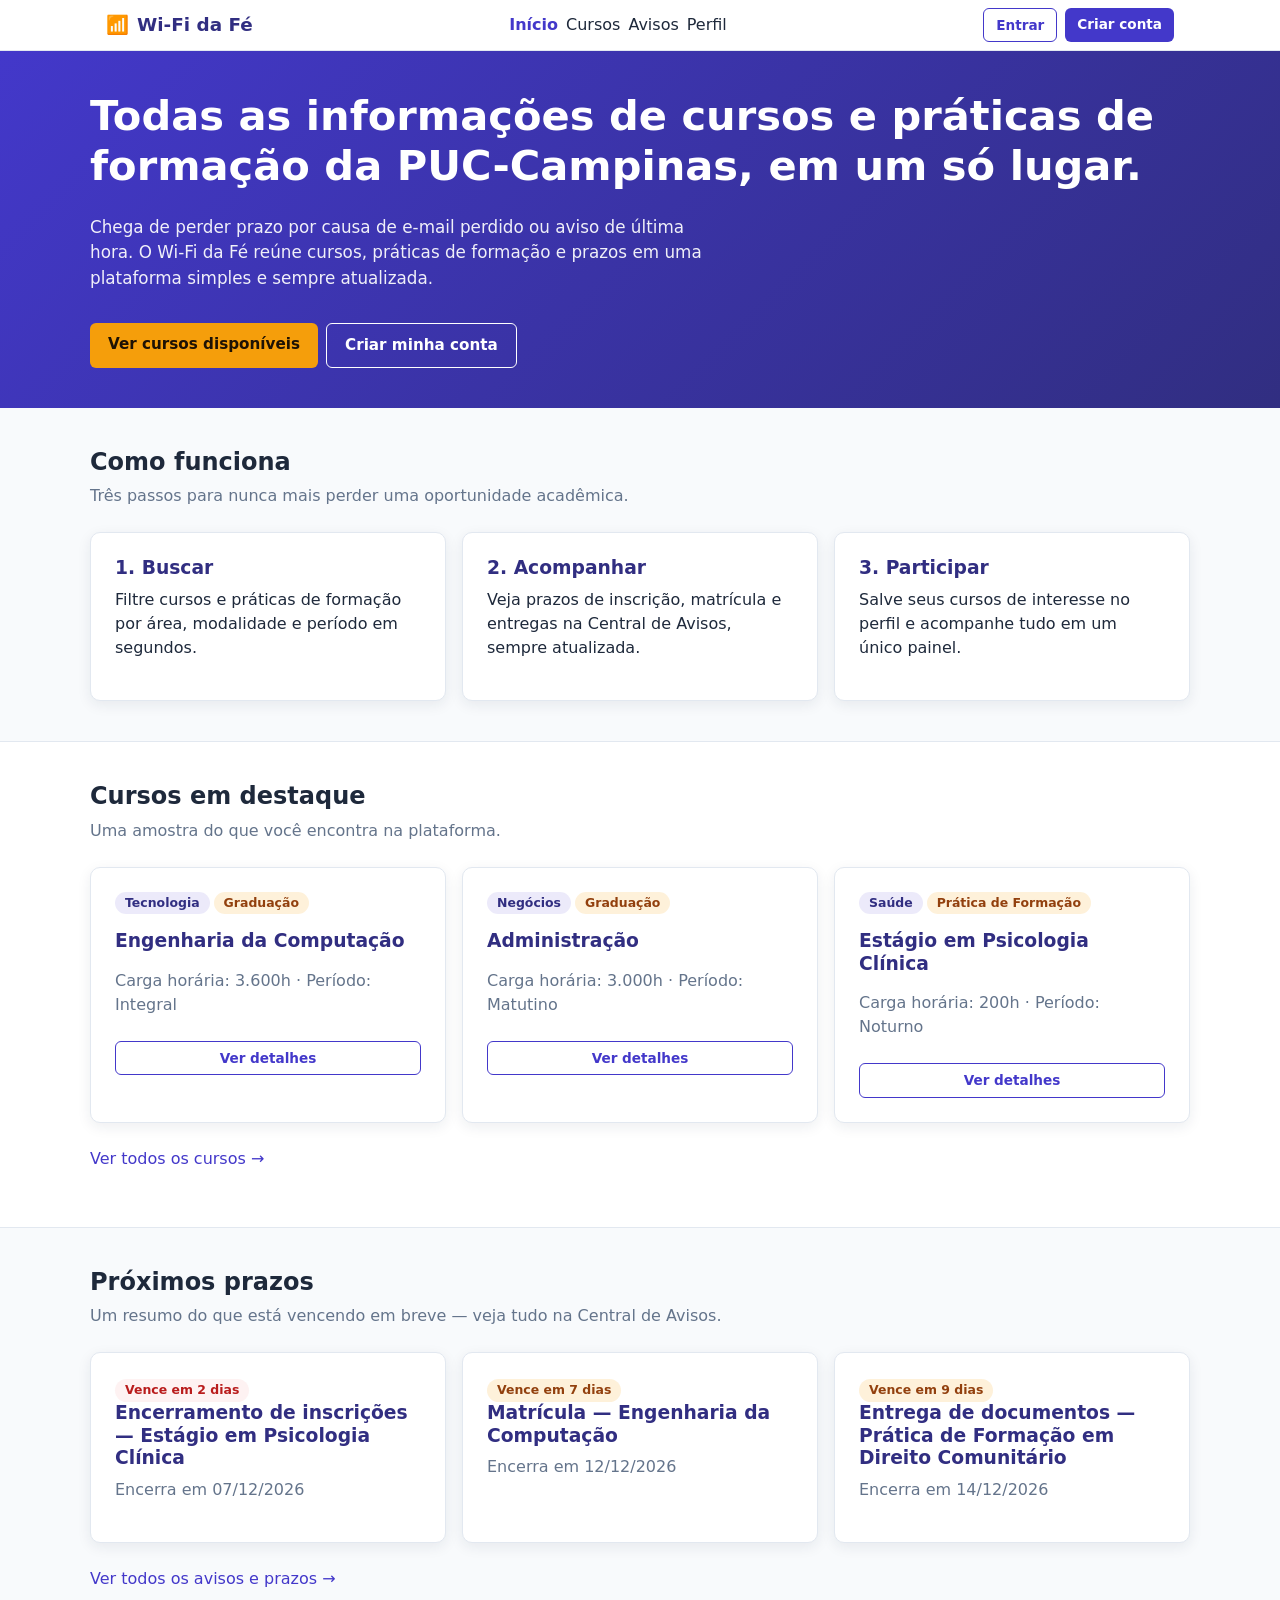
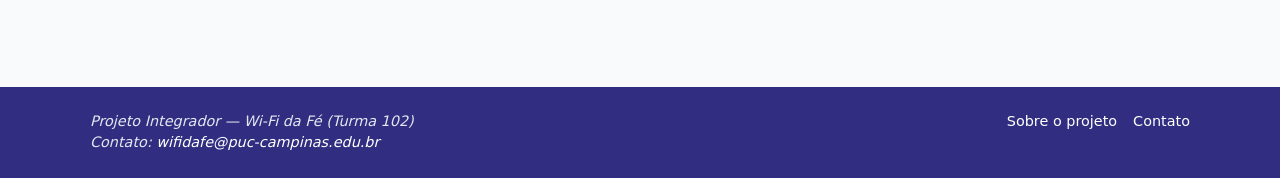
<file: index.html>
<!DOCTYPE html>
<html lang="pt-br">
<head>
  <meta charset="UTF-8">
  <meta http-equiv="refresh" content="0; url=src/pages/index.html">
  <title>Wi-Fi da Fé</title>
  <link rel="canonical" href="src/pages/index.html">
</head>
<body>
  <p>Redirecionando para <a href="src/pages/index.html">a página inicial</a>...</p>
</body>
</html>
</file>
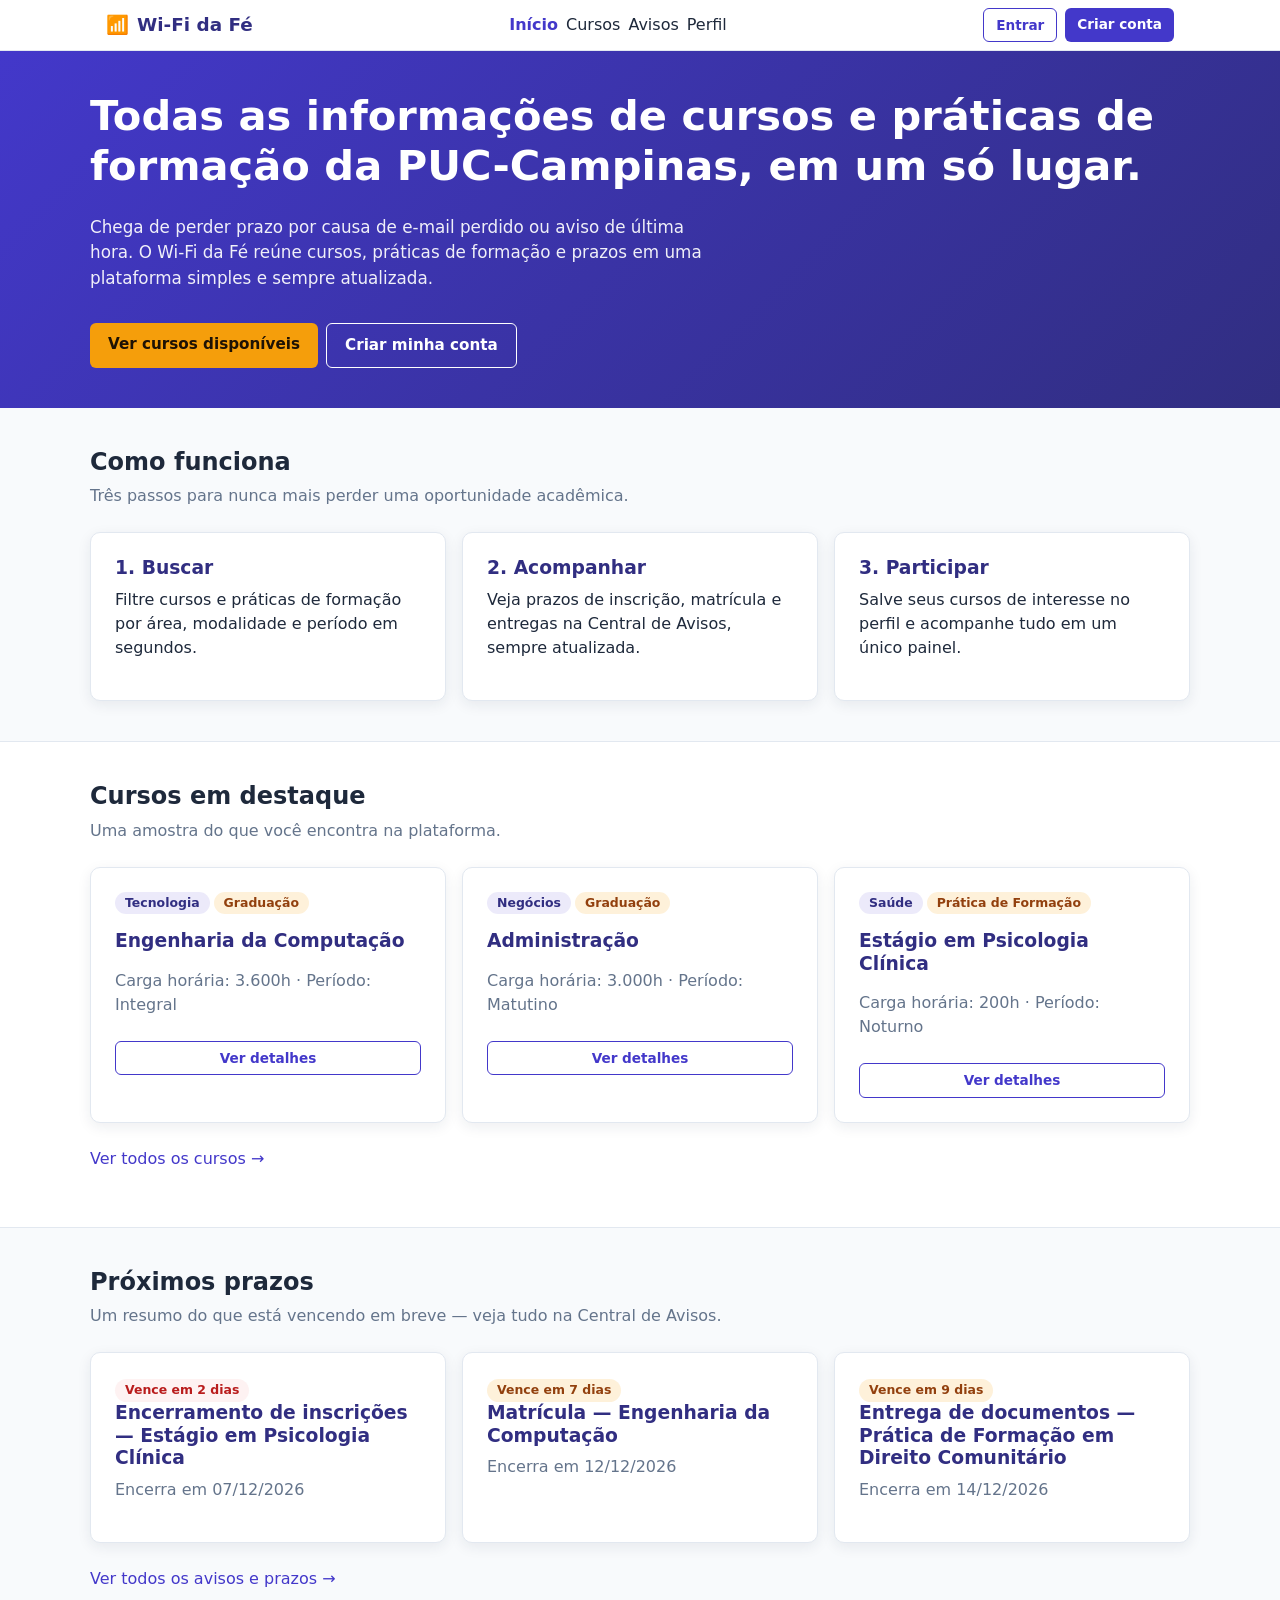
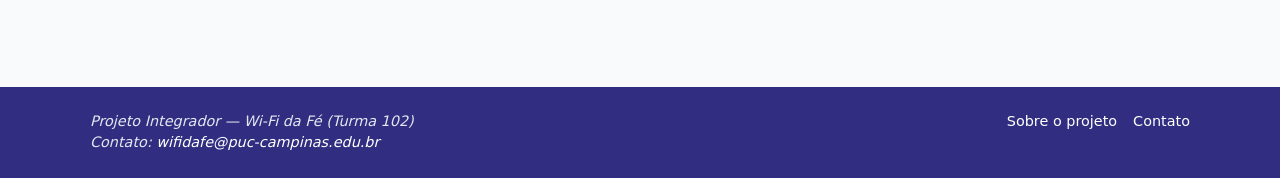
<file: src/pages/index.html>
<!DOCTYPE html>
<html lang="pt-br">
<head>
  <meta charset="UTF-8">
  <meta name="viewport" content="width=device-width, initial-scale=1">
  <title>Wi-Fi da Fé | Cursos, Práticas de Formação e Avisos da PUC-Campinas</title>
  <meta name="description" content="Wi-Fi da Fé centraliza informações de cursos de graduação, práticas de formação e prazos da PUC-Campinas em um só lugar, de forma rápida e acessível.">
  <link rel="stylesheet" href="../styles/variables.css">
  <link rel="stylesheet" href="../styles/main.css">
</head>
<body>
  <a class="skip-link" href="#conteudo">Pular para o conteúdo</a>

  <header class="navbar">
    <div class="container">
      <a class="navbar__brand" href="index.html"><span class="sinal">📶</span> Wi-Fi da Fé</a>
      <button type="button" class="navbar__toggle" id="menu-toggle" aria-expanded="false" aria-controls="navbar-menu">☰ Menu</button>
      <nav aria-label="Menu principal">
        <ul class="navbar__menu" id="navbar-menu">
          <li><a href="index.html" aria-current="page">Início</a></li>
          <li><a href="cursos.html">Cursos</a></li>
          <li><a href="avisos.html">Avisos</a></li>
          <li><a href="perfil.html">Perfil</a></li>
        </ul>
      </nav>
      <div class="navbar__actions">
        <a class="btn btn--ghost btn--sm" href="login.html">Entrar</a>
        <a class="btn btn--primary btn--sm" href="cadastro.html">Criar conta</a>
      </div>
    </div>
  </header>

  <noscript>
    <p class="aviso-noscript">Este site usa JavaScript para listar cursos, validar formulários e guardar seus dados no navegador. Ative o JavaScript para usar todas as funções.</p>
  </noscript>

  <main id="conteudo">
    <section class="hero">
      <div class="container">
        <h1>Todas as informações de cursos e práticas de formação da PUC-Campinas, em um só lugar.</h1>
        <p class="lead">Chega de perder prazo por causa de e-mail perdido ou aviso de última hora. O Wi-Fi da Fé reúne cursos, práticas de formação e prazos em uma plataforma simples e sempre atualizada.</p>
        <div class="hero__actions">
          <a class="btn btn--accent" href="cursos.html">Ver cursos disponíveis</a>
          <a class="btn btn--ghost btn--hero" href="cadastro.html">Criar minha conta</a>
        </div>
      </div>
    </section>

    <section class="section">
      <div class="container">
        <div class="section__header">
          <h2>Como funciona</h2>
          <p>Três passos para nunca mais perder uma oportunidade acadêmica.</p>
        </div>
        <div class="grid-cards">
          <article class="card">
            <h3>1. Buscar</h3>
            <p>Filtre cursos e práticas de formação por área, modalidade e período em segundos.</p>
          </article>
          <article class="card">
            <h3>2. Acompanhar</h3>
            <p>Veja prazos de inscrição, matrícula e entregas na Central de Avisos, sempre atualizada.</p>
          </article>
          <article class="card">
            <h3>3. Participar</h3>
            <p>Salve seus cursos de interesse no perfil e acompanhe tudo em um único painel.</p>
          </article>
        </div>
      </div>
    </section>

    <section class="section secao-destaque">
      <div class="container">
        <div class="section__header">
          <h2>Cursos em destaque</h2>
          <p>Uma amostra do que você encontra na plataforma.</p>
        </div>
        <div class="grid-cards" id="destaques"></div>
        <p class="mt-lg"><a href="cursos.html">Ver todos os cursos →</a></p>
      </div>
    </section>

    <section class="section">
      <div class="container">
        <div class="section__header">
          <h2>Próximos prazos</h2>
          <p>Um resumo do que está vencendo em breve — veja tudo na Central de Avisos.</p>
        </div>
        <div class="grid-cards" id="proximos-prazos"></div>
        <p class="mt-lg"><a href="avisos.html">Ver todos os avisos e prazos →</a></p>
      </div>
    </section>
  </main>
  <footer class="footer">
    <div class="container">
      <address>
        Projeto Integrador — Wi-Fi da Fé (Turma 102)<br>
        Contato: <a href="mailto:wifidafe@puc-campinas.edu.br">wifidafe@puc-campinas.edu.br</a>
      </address>
      <nav aria-label="Links institucionais">
        <ul class="footer__links">
          <li><a href="sobre.html">Sobre o projeto</a></li>
          <li><a href="contato.html">Contato</a></li>
        </ul>
      </nav>
    </div>
  </footer>

  <script src="../scripts/dados.js" defer></script>
  <script src="../scripts/storage.js" defer></script>
  <script src="../scripts/main.js" defer></script>
  <script src="../scripts/home.js" defer></script>
</body>
</html>
</file>
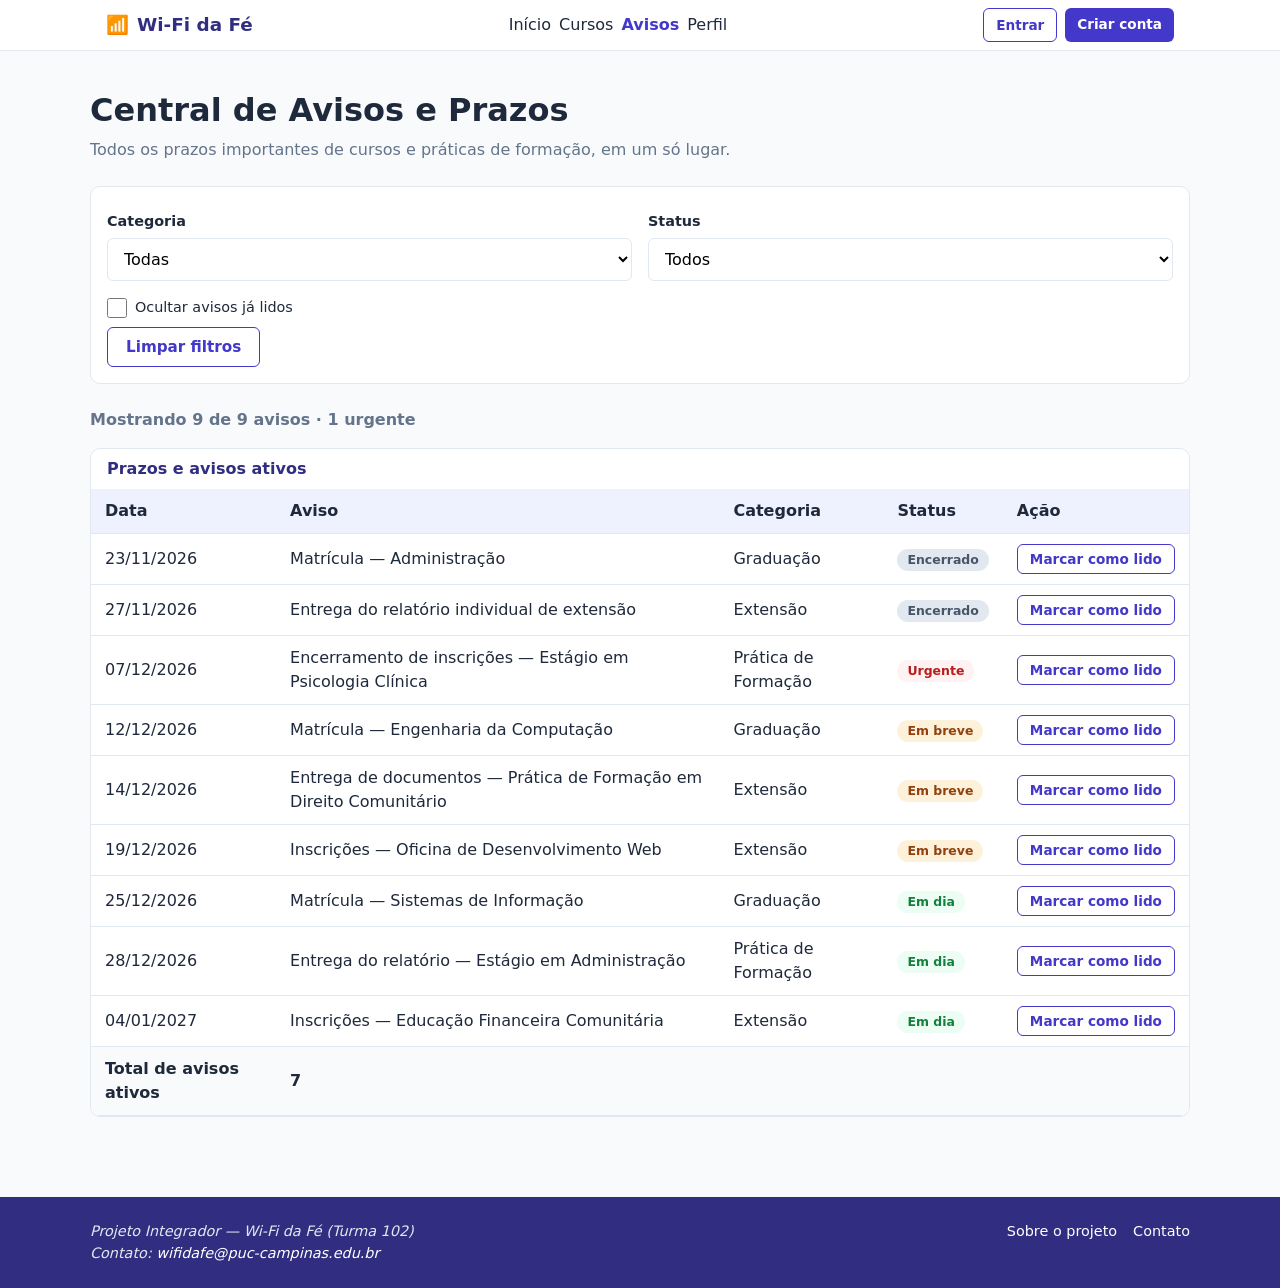
<file: src/pages/avisos.html>
<!DOCTYPE html>
<html lang="pt-br">
<head>
  <meta charset="UTF-8">
  <meta name="viewport" content="width=device-width, initial-scale=1">
  <title>Central de Avisos e Prazos | Wi-Fi da Fé</title>
  <meta name="description" content="Acompanhe prazos de inscrição, matrícula e entregas de cursos e práticas de formação da PUC-Campinas.">
  <link rel="stylesheet" href="../styles/variables.css">
  <link rel="stylesheet" href="../styles/main.css">
</head>
<body>
  <a class="skip-link" href="#conteudo">Pular para o conteúdo</a>

  <header class="navbar">
    <div class="container">
      <a class="navbar__brand" href="index.html"><span class="sinal">📶</span> Wi-Fi da Fé</a>
      <button type="button" class="navbar__toggle" id="menu-toggle" aria-expanded="false" aria-controls="navbar-menu">☰ Menu</button>
      <nav aria-label="Menu principal">
        <ul class="navbar__menu" id="navbar-menu">
          <li><a href="index.html">Início</a></li>
          <li><a href="cursos.html">Cursos</a></li>
          <li><a href="avisos.html" aria-current="page">Avisos</a></li>
          <li><a href="perfil.html">Perfil</a></li>
        </ul>
      </nav>
      <div class="navbar__actions">
        <a class="btn btn--ghost btn--sm" href="login.html">Entrar</a>
        <a class="btn btn--primary btn--sm" href="cadastro.html">Criar conta</a>
      </div>
    </div>
  </header>

  <noscript>
    <p class="aviso-noscript">Este site usa JavaScript para listar cursos, validar formulários e guardar seus dados no navegador. Ative o JavaScript para usar todas as funções.</p>
  </noscript>

  <main class="section" id="conteudo">
    <div class="container">
      <div class="section__header">
        <h1>Central de Avisos e Prazos</h1>
        <p>Todos os prazos importantes de cursos e práticas de formação, em um só lugar.</p>
      </div>

      <form class="filtros" id="form-avisos" aria-label="Filtros de avisos">
        <div class="form-row">
          <div>
            <label for="categoria">Categoria</label>
            <select id="categoria" name="categoria">
              <option value="">Todas</option>
              <option>Graduação</option>
              <option>Prática de Formação</option>
              <option>Extensão</option>
            </select>
          </div>
          <div>
            <label for="situacao">Status</label>
            <select id="situacao" name="situacao">
              <option value="">Todos</option>
              <option value="urgente">Urgente (até 3 dias)</option>
              <option value="breve">Em breve (até 14 dias)</option>
              <option value="emdia">Em dia</option>
              <option value="encerrado">Encerrado</option>
            </select>
          </div>
        </div>
        <label class="rotulo-checkbox"><input type="checkbox" id="ocultar-lidos" name="ocultar-lidos"> Ocultar avisos já lidos</label>
        <div class="form-actions">
          <button type="button" class="btn btn--ghost" id="btn-limpar-avisos">Limpar filtros</button>
        </div>
      </form>

      <p class="contagem" id="resumo-avisos" role="status" aria-live="polite"></p>

      <div class="tabela-wrap">
        <table class="tabela--empilhavel">
          <caption>Prazos e avisos ativos</caption>
          <thead>
            <tr>
              <th scope="col">Data</th>
              <th scope="col">Aviso</th>
              <th scope="col">Categoria</th>
              <th scope="col">Status</th>
              <th scope="col">Ação</th>
            </tr>
          </thead>
          <tbody id="avisos-corpo"></tbody>
          <tfoot>
            <tr>
              <th scope="row">Total de avisos ativos</th>
              <td colspan="4" id="total-ativos">0</td>
            </tr>
          </tfoot>
        </table>
      </div>

      <div class="card vazio" id="avisos-vazio" hidden>
        <h2>Nenhum aviso com esses filtros</h2>
        <p class="text-muted">Altere a categoria ou o status, ou clique em "Limpar filtros".</p>
      </div>
    </div>
  </main>
  <footer class="footer">
    <div class="container">
      <address>
        Projeto Integrador — Wi-Fi da Fé (Turma 102)<br>
        Contato: <a href="mailto:wifidafe@puc-campinas.edu.br">wifidafe@puc-campinas.edu.br</a>
      </address>
      <nav aria-label="Links institucionais">
        <ul class="footer__links">
          <li><a href="sobre.html">Sobre o projeto</a></li>
          <li><a href="contato.html">Contato</a></li>
        </ul>
      </nav>
    </div>
  </footer>

  <script src="../scripts/dados.js" defer></script>
  <script src="../scripts/storage.js" defer></script>
  <script src="../scripts/main.js" defer></script>
  <script src="../scripts/avisos.js" defer></script>
</body>
</html>
</file>
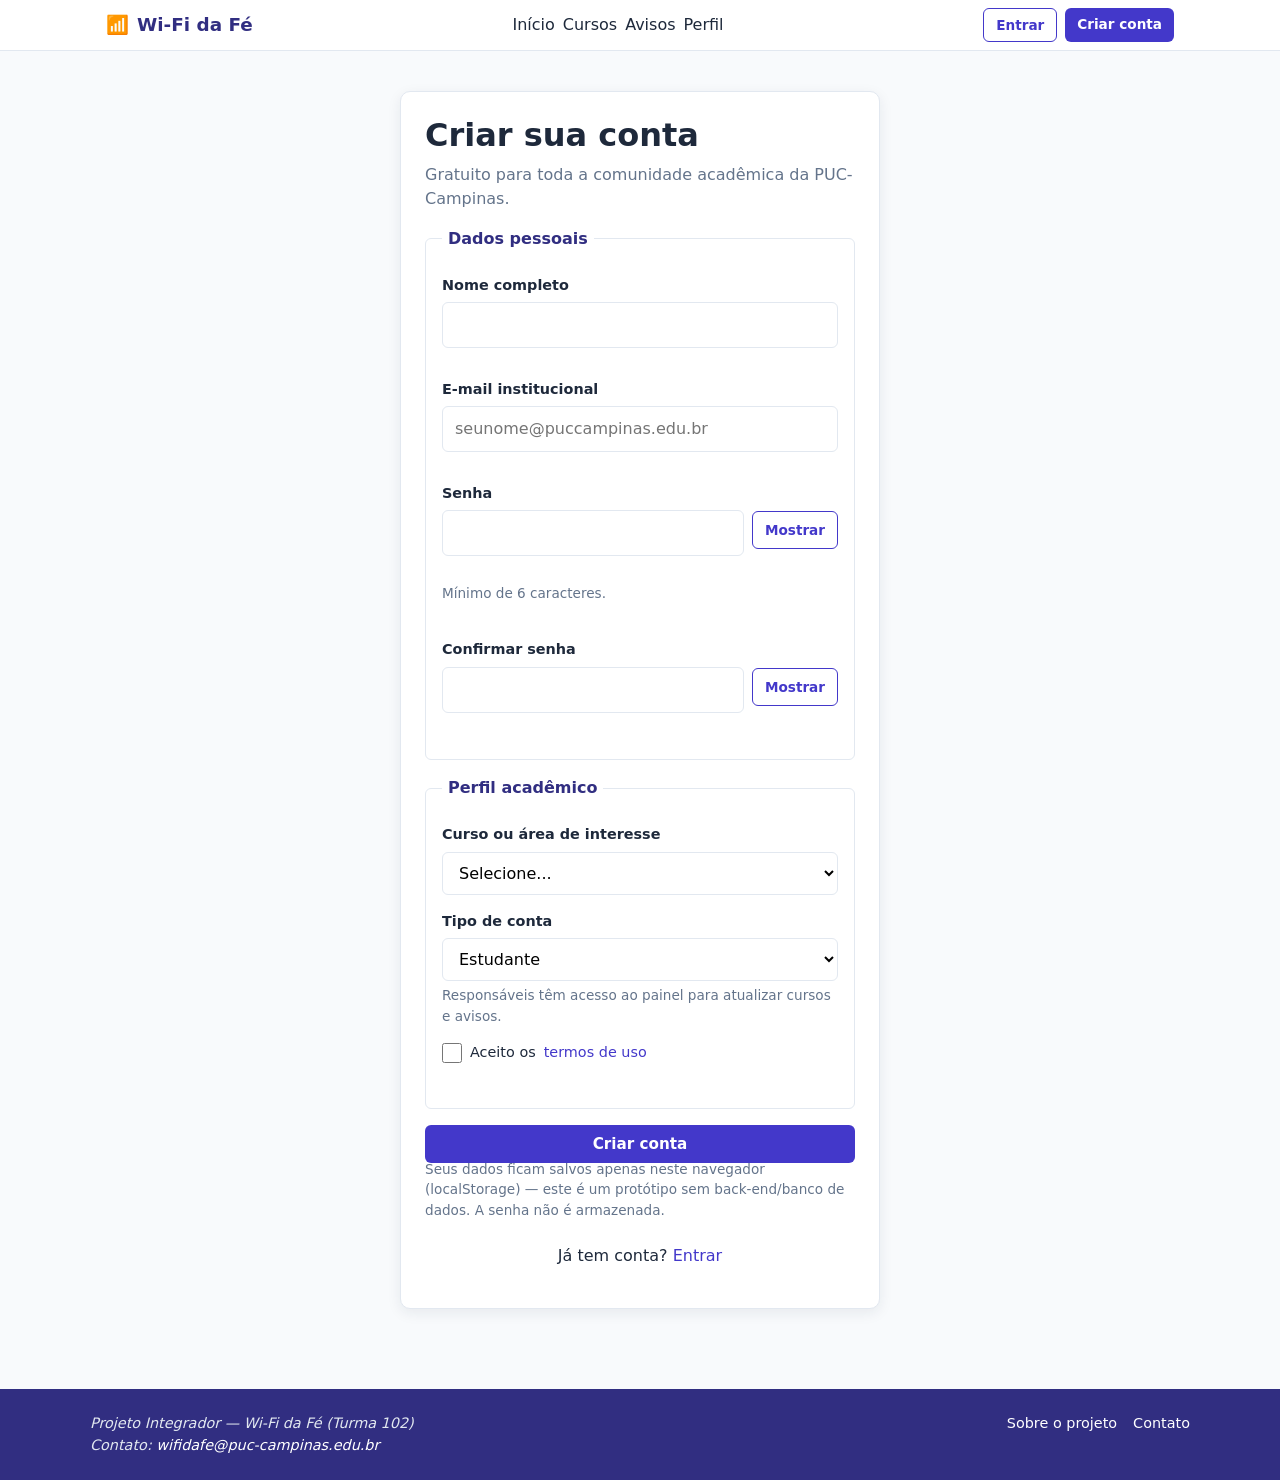
<file: src/pages/cadastro.html>
<!DOCTYPE html>
<html lang="pt-br">
<head>
  <meta charset="UTF-8">
  <meta name="viewport" content="width=device-width, initial-scale=1">
  <title>Criar Conta | Wi-Fi da Fé</title>
  <meta name="description" content="Crie sua conta gratuita no Wi-Fi da Fé e acompanhe cursos, práticas de formação e prazos da PUC-Campinas.">
  <link rel="stylesheet" href="../styles/variables.css">
  <link rel="stylesheet" href="../styles/main.css">
</head>
<body>
  <a class="skip-link" href="#conteudo">Pular para o conteúdo</a>

  <header class="navbar">
    <div class="container">
      <a class="navbar__brand" href="index.html"><span class="sinal">📶</span> Wi-Fi da Fé</a>
      <button type="button" class="navbar__toggle" id="menu-toggle" aria-expanded="false" aria-controls="navbar-menu">☰ Menu</button>
      <nav aria-label="Menu principal">
        <ul class="navbar__menu" id="navbar-menu">
          <li><a href="index.html">Início</a></li>
          <li><a href="cursos.html">Cursos</a></li>
          <li><a href="avisos.html">Avisos</a></li>
          <li><a href="perfil.html">Perfil</a></li>
        </ul>
      </nav>
      <div class="navbar__actions">
        <a class="btn btn--ghost btn--sm" href="login.html">Entrar</a>
        <a class="btn btn--primary btn--sm" href="cadastro.html">Criar conta</a>
      </div>
    </div>
  </header>

  <noscript>
    <p class="aviso-noscript">Este site usa JavaScript para listar cursos, validar formulários e guardar seus dados no navegador. Ative o JavaScript para usar todas as funções.</p>
  </noscript>

  <main class="section" id="conteudo">
    <div class="container">
      <div class="form-card">
        <h1>Criar sua conta</h1>
        <p class="text-muted">Gratuito para toda a comunidade acadêmica da PUC-Campinas.</p>

        <p id="mensagem-cadastro" class="mensagem" role="status" aria-live="polite" hidden></p>

        <form id="form-cadastro" novalidate>
          <fieldset>
            <legend>Dados pessoais</legend>

            <label for="nome">Nome completo</label>
            <input type="text" id="nome" name="nome" data-regra="nome" aria-describedby="erro-nome" autocomplete="name">
            <p class="erro-campo" id="erro-nome"></p>

            <label for="email">E-mail institucional</label>
            <input type="email" id="email" name="email" data-regra="email" aria-describedby="erro-email" placeholder="seunome@puccampinas.edu.br" autocomplete="email">
            <p class="erro-campo" id="erro-email"></p>

            <label for="senha">Senha</label>
            <div class="campo-senha">
              <input type="password" id="senha" name="senha" data-regra="senha" aria-describedby="erro-senha" autocomplete="new-password">
              <button type="button" class="btn btn--ghost btn--sm" data-alternar-senha="senha" aria-pressed="false">Mostrar</button>
            </div>
            <p class="erro-campo" id="erro-senha"></p>
            <p class="form-hint">Mínimo de 6 caracteres.</p>
            <p id="forca-senha" class="forca-senha" aria-live="polite"></p>

            <label for="confirmar-senha">Confirmar senha</label>
            <div class="campo-senha">
              <input type="password" id="confirmar-senha" name="confirmar-senha" data-regra="confirmar" aria-describedby="erro-confirmar-senha" autocomplete="new-password">
              <button type="button" class="btn btn--ghost btn--sm" data-alternar-senha="confirmar-senha" aria-pressed="false">Mostrar</button>
            </div>
            <p class="erro-campo" id="erro-confirmar-senha"></p>
          </fieldset>

          <fieldset>
            <legend>Perfil acadêmico</legend>

            <label for="curso-interesse">Curso ou área de interesse</label>
            <select id="curso-interesse" name="curso-interesse">
              <option value="">Selecione...</option>
              <option>Engenharia da Computação</option>
              <option>Administração</option>
              <option>Psicologia</option>
              <option>Direito</option>
              <option>Outro</option>
            </select>

            <label for="tipo">Tipo de conta</label>
            <select id="tipo" name="tipo">
              <option value="estudante">Estudante</option>
              <option value="responsavel">Responsável por cursos e prazos</option>
            </select>
            <p class="form-hint">Responsáveis têm acesso ao painel para atualizar cursos e avisos.</p>

            <label class="rotulo-checkbox"><input type="checkbox" id="termos" name="termos" data-regra="termos" aria-describedby="erro-termos"> Aceito os <a href="sobre.html">termos de uso</a></label>
            <p class="erro-campo" id="erro-termos"></p>
          </fieldset>

          <div class="form-actions">
            <button type="submit" class="btn btn--primary btn--block">Criar conta</button>
          </div>
        </form>
        <p class="form-hint">Seus dados ficam salvos apenas neste navegador (localStorage) — este é um protótipo sem back-end/banco de dados. A senha não é armazenada.</p>

        <p class="mt-lg center">Já tem conta? <a href="login.html">Entrar</a></p>
      </div>
    </div>
  </main>
  <footer class="footer">
    <div class="container">
      <address>
        Projeto Integrador — Wi-Fi da Fé (Turma 102)<br>
        Contato: <a href="mailto:wifidafe@puc-campinas.edu.br">wifidafe@puc-campinas.edu.br</a>
      </address>
      <nav aria-label="Links institucionais">
        <ul class="footer__links">
          <li><a href="sobre.html">Sobre o projeto</a></li>
          <li><a href="contato.html">Contato</a></li>
        </ul>
      </nav>
    </div>
  </footer>

  <script src="../scripts/storage.js" defer></script>
  <script src="../scripts/validacao.js" defer></script>
  <script src="../scripts/main.js" defer></script>
  <script src="../scripts/cadastro.js" defer></script>
</body>
</html>
</file>
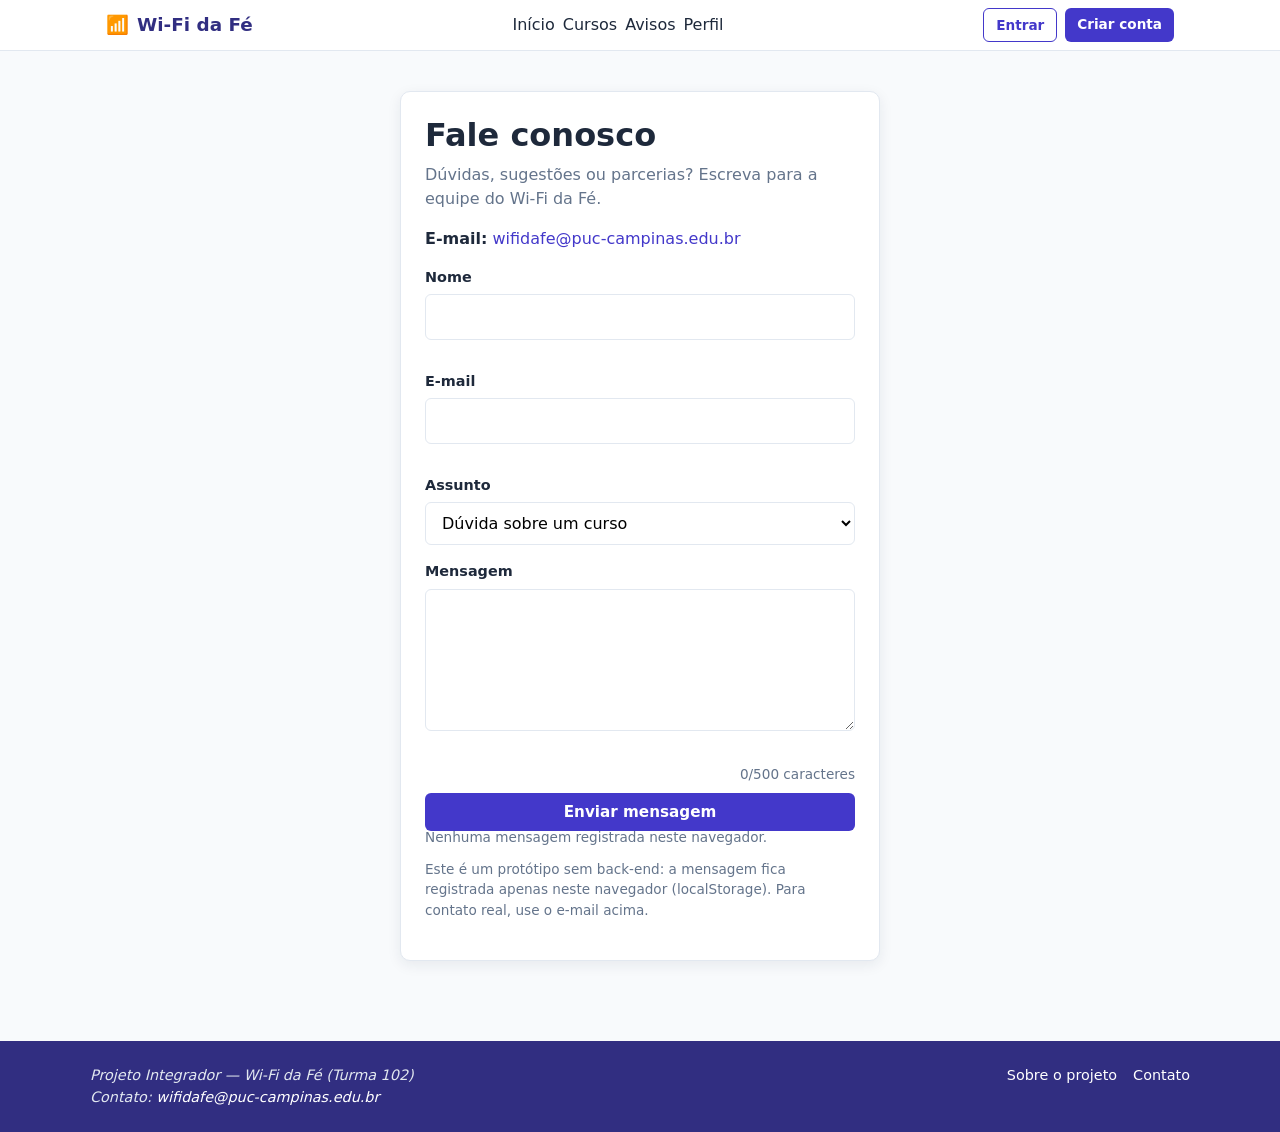
<file: src/pages/contato.html>
<!DOCTYPE html>
<html lang="pt-br">
<head>
  <meta charset="UTF-8">
  <meta name="viewport" content="width=device-width, initial-scale=1">
  <title>Contato | Wi-Fi da Fé</title>
  <meta name="description" content="Fale com a equipe do Wi-Fi da Fé — dúvidas, sugestões ou parcerias.">
  <link rel="stylesheet" href="../styles/variables.css">
  <link rel="stylesheet" href="../styles/main.css">
</head>
<body>
  <a class="skip-link" href="#conteudo">Pular para o conteúdo</a>

  <header class="navbar">
    <div class="container">
      <a class="navbar__brand" href="index.html"><span class="sinal">📶</span> Wi-Fi da Fé</a>
      <button type="button" class="navbar__toggle" id="menu-toggle" aria-expanded="false" aria-controls="navbar-menu">☰ Menu</button>
      <nav aria-label="Menu principal">
        <ul class="navbar__menu" id="navbar-menu">
          <li><a href="index.html">Início</a></li>
          <li><a href="cursos.html">Cursos</a></li>
          <li><a href="avisos.html">Avisos</a></li>
          <li><a href="perfil.html">Perfil</a></li>
        </ul>
      </nav>
      <div class="navbar__actions">
        <a class="btn btn--ghost btn--sm" href="login.html">Entrar</a>
        <a class="btn btn--primary btn--sm" href="cadastro.html">Criar conta</a>
      </div>
    </div>
  </header>

  <noscript>
    <p class="aviso-noscript">Este site usa JavaScript para listar cursos, validar formulários e guardar seus dados no navegador. Ative o JavaScript para usar todas as funções.</p>
  </noscript>

  <main class="section" id="conteudo">
    <div class="container">
      <div class="form-card">
        <h1>Fale conosco</h1>
        <p class="text-muted">Dúvidas, sugestões ou parcerias? Escreva para a equipe do Wi-Fi da Fé.</p>
        <p><strong>E-mail:</strong> <a href="mailto:wifidafe@puc-campinas.edu.br">wifidafe@puc-campinas.edu.br</a></p>

        <p id="mensagem-contato" class="mensagem" role="status" aria-live="polite" hidden></p>

        <form id="form-contato" novalidate>
            <label for="nome">Nome</label>
            <input type="text" id="nome" name="nome" data-regra="nome" aria-describedby="erro-nome" autocomplete="name">
            <p class="erro-campo" id="erro-nome"></p>

            <label for="email">E-mail</label>
            <input type="email" id="email" name="email" data-regra="email" aria-describedby="erro-email" autocomplete="email">
            <p class="erro-campo" id="erro-email"></p>

          <label for="assunto">Assunto</label>
          <select id="assunto" name="assunto">
            <option>Dúvida sobre um curso</option>
            <option>Sugestão para a plataforma</option>
            <option>Reportar um problema</option>
            <option>Outro</option>
          </select>

          <label for="mensagem">Mensagem</label>
          <textarea id="mensagem" name="mensagem" rows="5" maxlength="500" data-regra="mensagem" aria-describedby="erro-mensagem contador-mensagem"></textarea>
          <p class="erro-campo" id="erro-mensagem"></p>
          <p class="contador" id="contador-mensagem">0/500 caracteres</p>

          <div class="form-actions">
            <button type="submit" class="btn btn--primary btn--block">Enviar mensagem</button>
          </div>
        </form>
        <p class="form-hint" id="total-enviadas"></p>
        <p class="form-hint">Este é um protótipo sem back-end: a mensagem fica registrada apenas neste navegador (localStorage). Para contato real, use o e-mail acima.</p>
      </div>
    </div>
  </main>
  <footer class="footer">
    <div class="container">
      <address>
        Projeto Integrador — Wi-Fi da Fé (Turma 102)<br>
        Contato: <a href="mailto:wifidafe@puc-campinas.edu.br">wifidafe@puc-campinas.edu.br</a>
      </address>
      <nav aria-label="Links institucionais">
        <ul class="footer__links">
          <li><a href="sobre.html">Sobre o projeto</a></li>
          <li><a href="contato.html">Contato</a></li>
        </ul>
      </nav>
    </div>
  </footer>

  <script src="../scripts/storage.js" defer></script>
  <script src="../scripts/validacao.js" defer></script>
  <script src="../scripts/main.js" defer></script>
  <script src="../scripts/contato.js" defer></script>
</body>
</html>
</file>
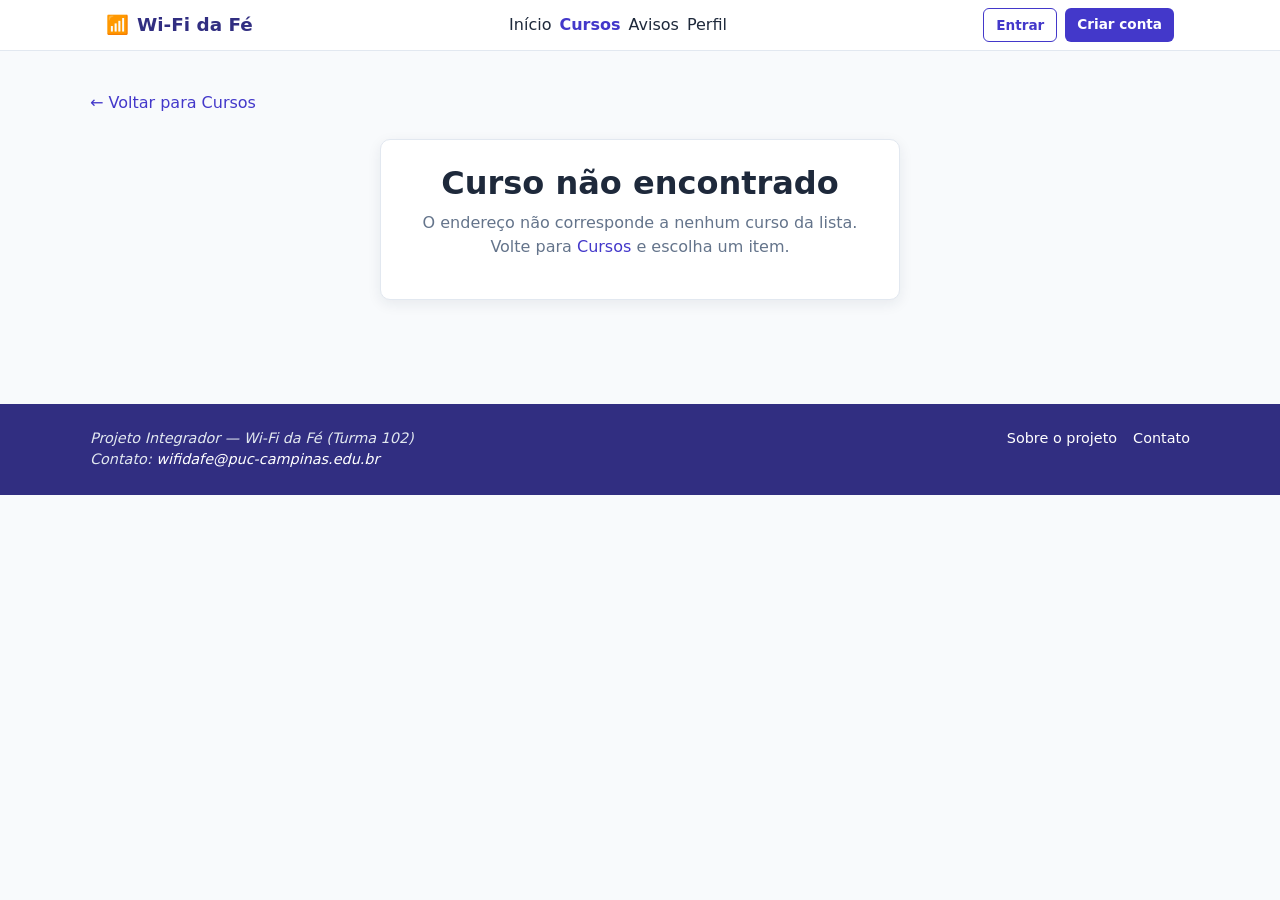
<file: src/pages/curso-detalhe.html>
<!DOCTYPE html>
<html lang="pt-br">
<head>
  <meta charset="UTF-8">
  <meta name="viewport" content="width=device-width, initial-scale=1">
  <title>Engenharia da Computação | Wi-Fi da Fé</title>
  <meta name="description" content="Detalhes completos do curso de Engenharia da Computação: conteúdo, carga horária, período e responsáveis.">
  <link rel="stylesheet" href="../styles/variables.css">
  <link rel="stylesheet" href="../styles/main.css">
</head>
<body>
  <a class="skip-link" href="#conteudo">Pular para o conteúdo</a>

  <header class="navbar">
    <div class="container">
      <a class="navbar__brand" href="index.html"><span class="sinal">📶</span> Wi-Fi da Fé</a>
      <button type="button" class="navbar__toggle" id="menu-toggle" aria-expanded="false" aria-controls="navbar-menu">☰ Menu</button>
      <nav aria-label="Menu principal">
        <ul class="navbar__menu" id="navbar-menu">
          <li><a href="index.html">Início</a></li>
          <li><a href="cursos.html" aria-current="page">Cursos</a></li>
          <li><a href="avisos.html">Avisos</a></li>
          <li><a href="perfil.html">Perfil</a></li>
        </ul>
      </nav>
      <div class="navbar__actions">
        <a class="btn btn--ghost btn--sm" href="login.html">Entrar</a>
        <a class="btn btn--primary btn--sm" href="cadastro.html">Criar conta</a>
      </div>
    </div>
  </header>

  <noscript>
    <p class="aviso-noscript">Este site usa JavaScript para listar cursos, validar formulários e guardar seus dados no navegador. Ative o JavaScript para usar todas as funções.</p>
  </noscript>

  <main class="section" id="conteudo">
    <div class="container">
      <p><a href="cursos.html">← Voltar para Cursos</a></p>

      <div id="conteudo-curso">
        <div class="badge-row">
          <span class="badge" id="curso-area"></span>
          <span class="badge badge--accent" id="curso-modalidade"></span>
        </div>
        <h1 id="curso-titulo"></h1>
        <p class="lead text-muted" id="curso-resumo"></p>

        <div class="tabela-wrap mt-lg">
          <table>
            <caption>Informações do curso</caption>
            <thead>
              <tr>
                <th scope="col">Carga Horária</th>
                <th scope="col">Período</th>
                <th scope="col">Duração</th>
                <th scope="col">Responsável</th>
              </tr>
            </thead>
            <tbody>
              <tr>
                <td id="info-carga"></td>
                <td id="info-periodo"></td>
                <td id="info-duracao"></td>
                <td id="info-responsavel"></td>
              </tr>
            </tbody>
          </table>
        </div>

        <div class="detalhe-layout mt-lg">
          <section>
            <h2>Conteúdo programático (resumo)</h2>
            <ul id="curso-conteudo"></ul>

            <h2 class="mt-lg">Prazos deste curso</h2>
            <ul class="lista-prazos" id="curso-prazos"></ul>
          </section>

          <section class="card">
            <h2>Interessado?</h2>
            <p class="text-muted">Salve este curso no seu perfil (armazenado neste navegador) para acompanhar prazos de inscrição e matrícula.</p>
            <button type="button" id="btn-salvar-interesse" class="btn btn--primary" aria-pressed="false">Salvar interesse</button>
            <p id="msg-salvar" class="mensagem" role="status" aria-live="polite" hidden></p>
          </section>
        </div>
      </div>

      <div class="card vazio" id="curso-nao-encontrado" hidden>
        <h1>Curso não encontrado</h1>
        <p class="text-muted">O endereço não corresponde a nenhum curso da lista. Volte para <a href="cursos.html">Cursos</a> e escolha um item.</p>
      </div>
    </div>
  </main>
  <footer class="footer">
    <div class="container">
      <address>
        Projeto Integrador — Wi-Fi da Fé (Turma 102)<br>
        Contato: <a href="mailto:wifidafe@puc-campinas.edu.br">wifidafe@puc-campinas.edu.br</a>
      </address>
      <nav aria-label="Links institucionais">
        <ul class="footer__links">
          <li><a href="sobre.html">Sobre o projeto</a></li>
          <li><a href="contato.html">Contato</a></li>
        </ul>
      </nav>
    </div>
  </footer>

  <script src="../scripts/dados.js" defer></script>
  <script src="../scripts/storage.js" defer></script>
  <script src="../scripts/validacao.js" defer></script>
  <script src="../scripts/main.js" defer></script>
  <script src="../scripts/curso-detalhe.js" defer></script>
</body>
</html>
</file>
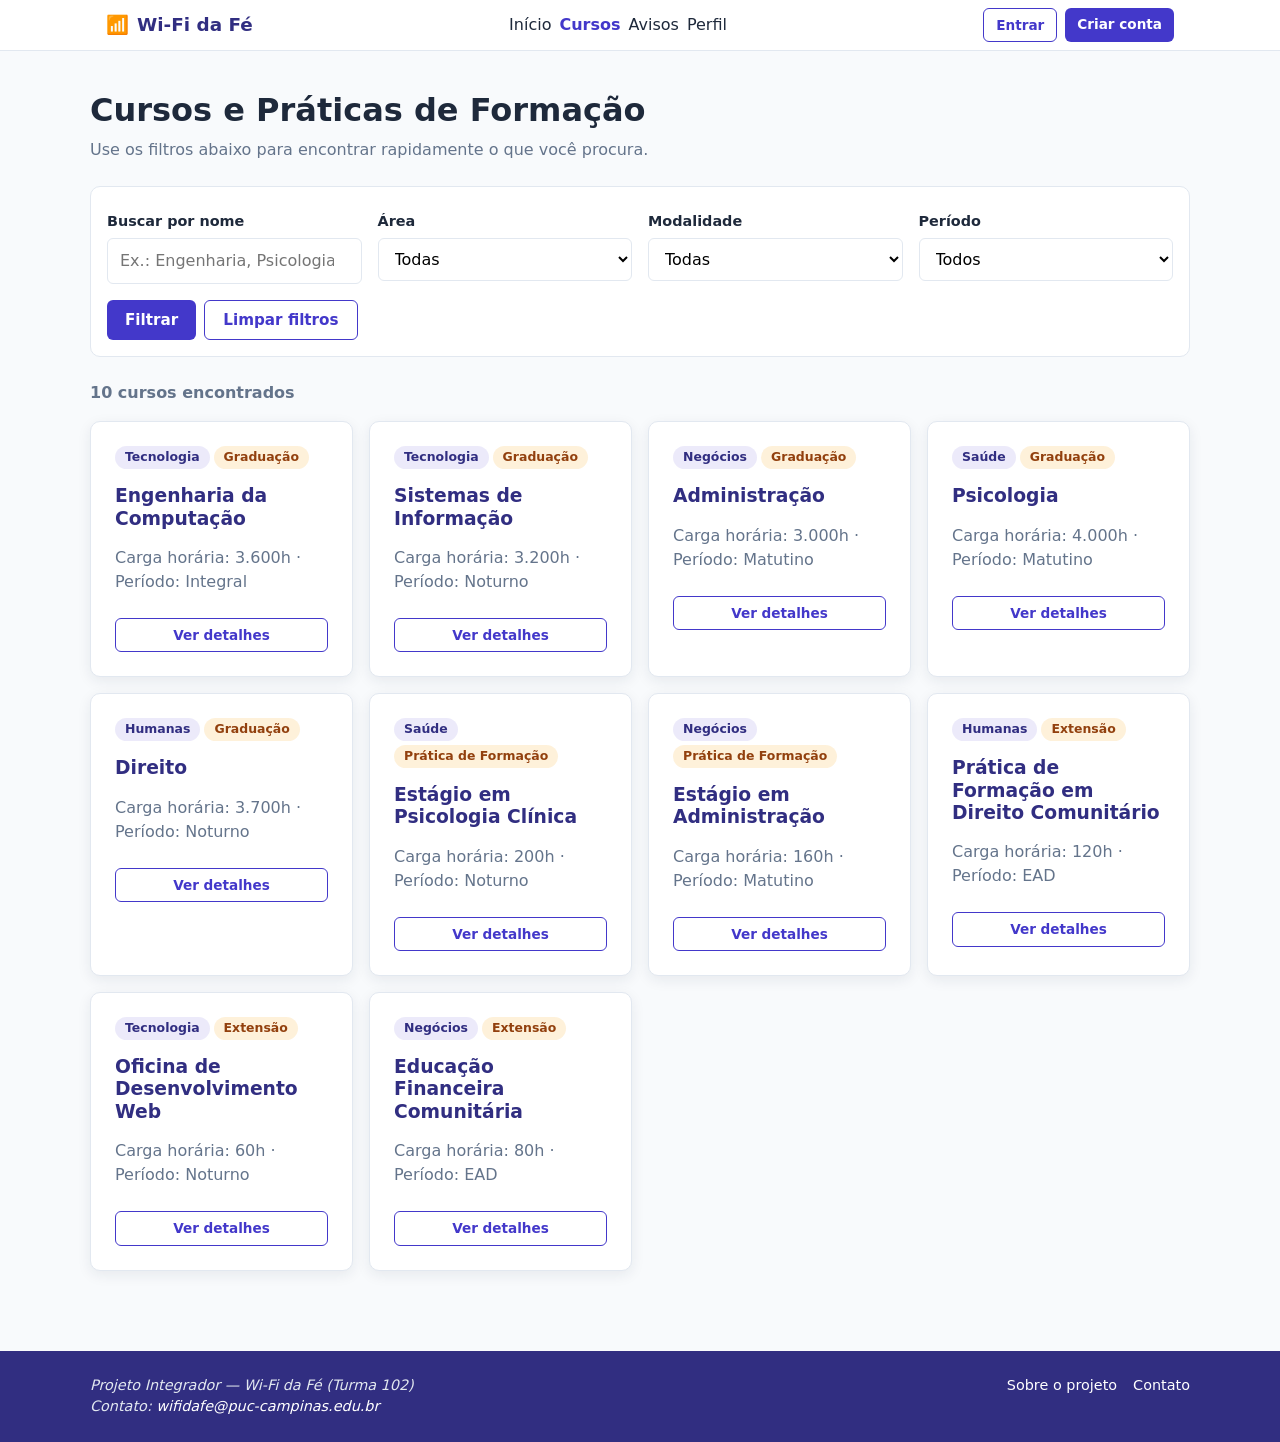
<file: src/pages/cursos.html>
<!DOCTYPE html>
<html lang="pt-br">
<head>
  <meta charset="UTF-8">
  <meta name="viewport" content="width=device-width, initial-scale=1">
  <title>Cursos e Práticas de Formação | Wi-Fi da Fé</title>
  <meta name="description" content="Busque e filtre cursos de graduação e práticas de formação da PUC-Campinas por área, modalidade e período.">
  <link rel="stylesheet" href="../styles/variables.css">
  <link rel="stylesheet" href="../styles/main.css">
</head>
<body>
  <a class="skip-link" href="#conteudo">Pular para o conteúdo</a>

  <header class="navbar">
    <div class="container">
      <a class="navbar__brand" href="index.html"><span class="sinal">📶</span> Wi-Fi da Fé</a>
      <button type="button" class="navbar__toggle" id="menu-toggle" aria-expanded="false" aria-controls="navbar-menu">☰ Menu</button>
      <nav aria-label="Menu principal">
        <ul class="navbar__menu" id="navbar-menu">
          <li><a href="index.html">Início</a></li>
          <li><a href="cursos.html" aria-current="page">Cursos</a></li>
          <li><a href="avisos.html">Avisos</a></li>
          <li><a href="perfil.html">Perfil</a></li>
        </ul>
      </nav>
      <div class="navbar__actions">
        <a class="btn btn--ghost btn--sm" href="login.html">Entrar</a>
        <a class="btn btn--primary btn--sm" href="cadastro.html">Criar conta</a>
      </div>
    </div>
  </header>

  <noscript>
    <p class="aviso-noscript">Este site usa JavaScript para listar cursos, validar formulários e guardar seus dados no navegador. Ative o JavaScript para usar todas as funções.</p>
  </noscript>

  <main class="section" id="conteudo">
    <div class="container">
      <div class="section__header">
        <h1>Cursos e Práticas de Formação</h1>
        <p>Use os filtros abaixo para encontrar rapidamente o que você procura.</p>
      </div>

      <form class="filtros" id="form-filtros" role="search" aria-label="Filtros de cursos">
        <div class="form-row">
          <div>
            <label for="busca">Buscar por nome</label>
            <input type="search" id="busca" name="busca" placeholder="Ex.: Engenharia, Psicologia..." autocomplete="off">
          </div>
          <div>
            <label for="area">Área</label>
            <select id="area" name="area">
              <option value="">Todas</option>
              <option>Tecnologia</option>
              <option>Saúde</option>
              <option>Negócios</option>
              <option>Humanas</option>
            </select>
          </div>
          <div>
            <label for="modalidade">Modalidade</label>
            <select id="modalidade" name="modalidade">
              <option value="">Todas</option>
              <option>Graduação</option>
              <option>Prática de Formação</option>
              <option>Extensão</option>
            </select>
          </div>
          <div>
            <label for="periodo">Período</label>
            <select id="periodo" name="periodo">
              <option value="">Todos</option>
              <option>Matutino</option>
              <option>Noturno</option>
              <option>Integral</option>
              <option>EAD</option>
            </select>
          </div>
        </div>
        <div class="form-actions">
          <button type="submit" class="btn btn--primary">Filtrar</button>
          <button type="button" class="btn btn--ghost" id="btn-limpar">Limpar filtros</button>
        </div>
      </form>

      <p class="contagem" id="contagem-cursos" role="status" aria-live="polite"></p>

      <div class="grid-cards" id="lista-cursos"></div>

      <div class="card vazio" id="sem-resultados" hidden>
        <h2>Nenhum curso encontrado</h2>
        <p class="text-muted">Tente outro nome ou clique em "Limpar filtros" para ver todos os cursos.</p>
      </div>
    </div>
  </main>
  <footer class="footer">
    <div class="container">
      <address>
        Projeto Integrador — Wi-Fi da Fé (Turma 102)<br>
        Contato: <a href="mailto:wifidafe@puc-campinas.edu.br">wifidafe@puc-campinas.edu.br</a>
      </address>
      <nav aria-label="Links institucionais">
        <ul class="footer__links">
          <li><a href="sobre.html">Sobre o projeto</a></li>
          <li><a href="contato.html">Contato</a></li>
        </ul>
      </nav>
    </div>
  </footer>

  <script src="../scripts/dados.js" defer></script>
  <script src="../scripts/storage.js" defer></script>
  <script src="../scripts/main.js" defer></script>
  <script src="../scripts/cursos.js" defer></script>
</body>
</html>
</file>
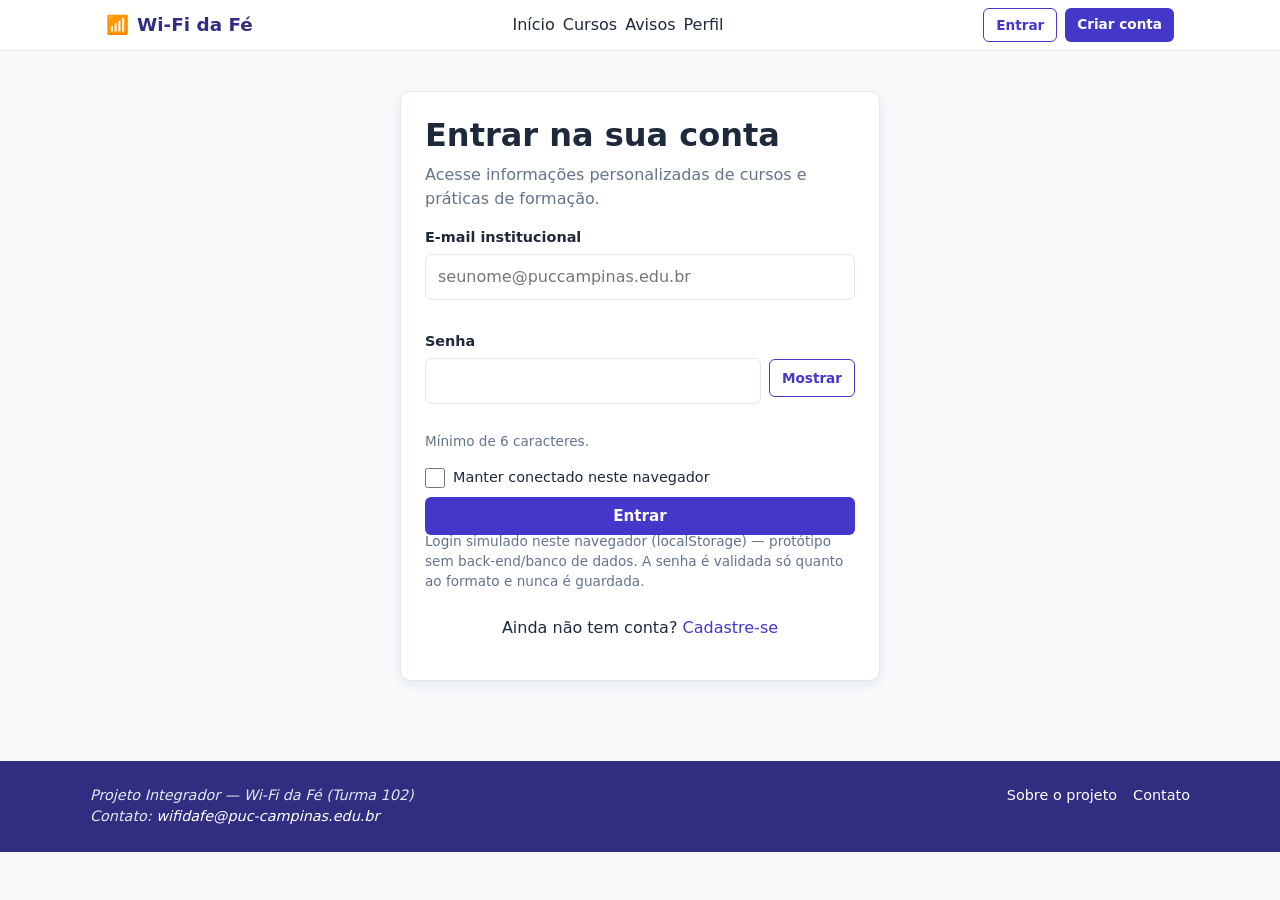
<file: src/pages/login.html>
<!DOCTYPE html>
<html lang="pt-br">
<head>
  <meta charset="UTF-8">
  <meta name="viewport" content="width=device-width, initial-scale=1">
  <title>Entrar | Wi-Fi da Fé</title>
  <meta name="description" content="Acesse sua conta Wi-Fi da Fé para acompanhar cursos, práticas de formação e prazos da PUC-Campinas.">
  <link rel="stylesheet" href="../styles/variables.css">
  <link rel="stylesheet" href="../styles/main.css">
</head>
<body>
  <a class="skip-link" href="#conteudo">Pular para o conteúdo</a>

  <header class="navbar">
    <div class="container">
      <a class="navbar__brand" href="index.html"><span class="sinal">📶</span> Wi-Fi da Fé</a>
      <button type="button" class="navbar__toggle" id="menu-toggle" aria-expanded="false" aria-controls="navbar-menu">☰ Menu</button>
      <nav aria-label="Menu principal">
        <ul class="navbar__menu" id="navbar-menu">
          <li><a href="index.html">Início</a></li>
          <li><a href="cursos.html">Cursos</a></li>
          <li><a href="avisos.html">Avisos</a></li>
          <li><a href="perfil.html">Perfil</a></li>
        </ul>
      </nav>
      <div class="navbar__actions">
        <a class="btn btn--ghost btn--sm" href="login.html">Entrar</a>
        <a class="btn btn--primary btn--sm" href="cadastro.html">Criar conta</a>
      </div>
    </div>
  </header>

  <noscript>
    <p class="aviso-noscript">Este site usa JavaScript para listar cursos, validar formulários e guardar seus dados no navegador. Ative o JavaScript para usar todas as funções.</p>
  </noscript>

  <main class="section" id="conteudo">
    <div class="container">
      <div class="form-card">
        <h1>Entrar na sua conta</h1>
        <p class="text-muted">Acesse informações personalizadas de cursos e práticas de formação.</p>

        <p id="mensagem-login" class="mensagem" role="status" aria-live="polite" hidden></p>

        <form id="form-login" novalidate>
            <label for="email">E-mail institucional</label>
            <input type="email" id="email" name="email" data-regra="email" aria-describedby="erro-email" placeholder="seunome@puccampinas.edu.br" autocomplete="email">
            <p class="erro-campo" id="erro-email"></p>

            <label for="senha">Senha</label>
            <div class="campo-senha">
              <input type="password" id="senha" name="senha" data-regra="senha" aria-describedby="erro-senha" autocomplete="current-password">
              <button type="button" class="btn btn--ghost btn--sm" data-alternar-senha="senha" aria-pressed="false">Mostrar</button>
            </div>
            <p class="erro-campo" id="erro-senha"></p>
          <p class="form-hint">Mínimo de 6 caracteres.</p>

          <label class="rotulo-checkbox"><input type="checkbox" id="manter" name="manter"> Manter conectado neste navegador</label>

          <div class="form-actions">
            <button type="submit" class="btn btn--primary btn--block">Entrar</button>
          </div>
        </form>
        <p class="form-hint">Login simulado neste navegador (localStorage) — protótipo sem back-end/banco de dados. A senha é validada só quanto ao formato e nunca é guardada.</p>

        <p class="mt-lg center">Ainda não tem conta? <a href="cadastro.html">Cadastre-se</a></p>
      </div>
    </div>
  </main>
  <footer class="footer">
    <div class="container">
      <address>
        Projeto Integrador — Wi-Fi da Fé (Turma 102)<br>
        Contato: <a href="mailto:wifidafe@puc-campinas.edu.br">wifidafe@puc-campinas.edu.br</a>
      </address>
      <nav aria-label="Links institucionais">
        <ul class="footer__links">
          <li><a href="sobre.html">Sobre o projeto</a></li>
          <li><a href="contato.html">Contato</a></li>
        </ul>
      </nav>
    </div>
  </footer>

  <script src="../scripts/storage.js" defer></script>
  <script src="../scripts/validacao.js" defer></script>
  <script src="../scripts/main.js" defer></script>
  <script src="../scripts/login.js" defer></script>
</body>
</html>
</file>
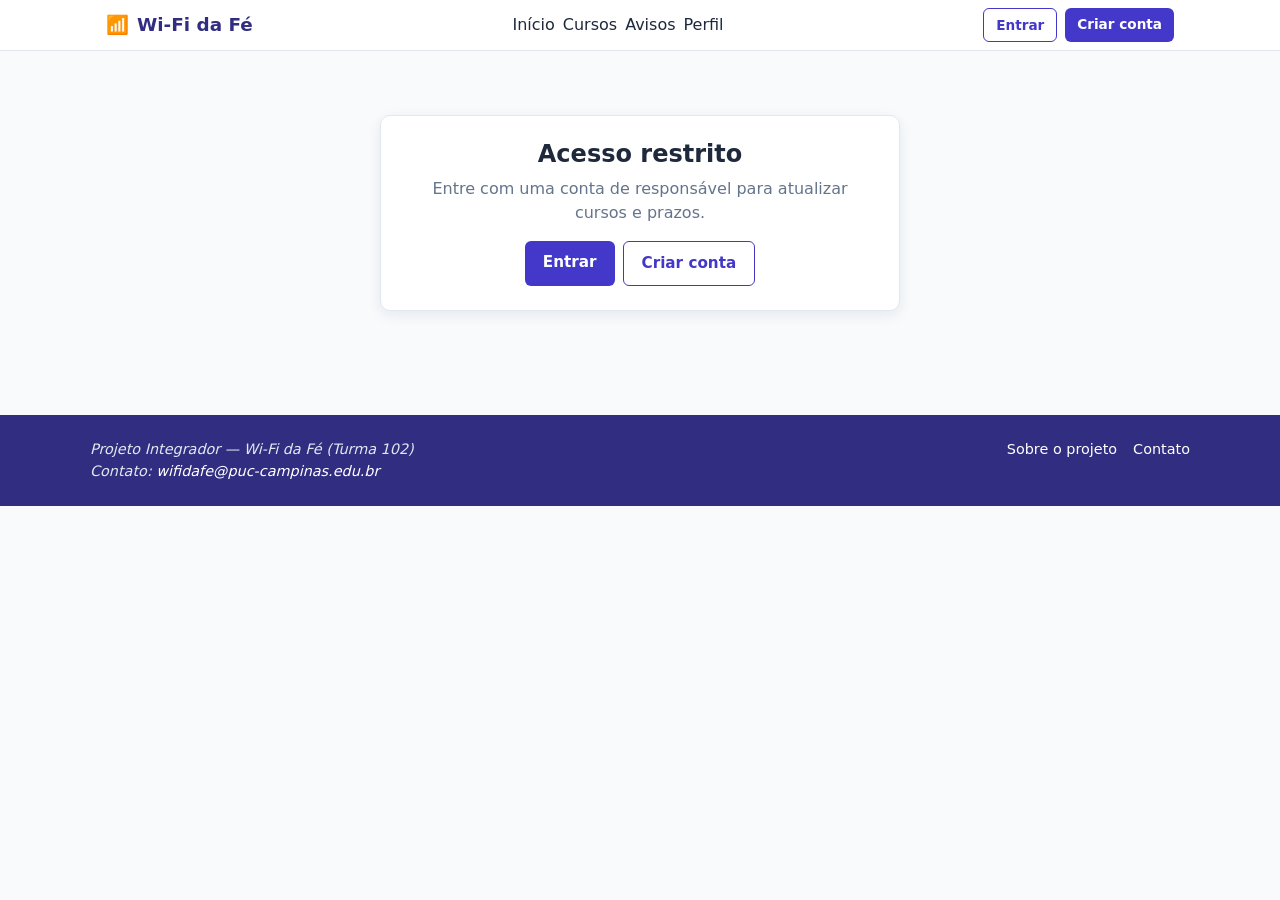
<file: src/pages/painel.html>
<!DOCTYPE html>
<html lang="pt-br">
<head>
  <meta charset="UTF-8">
  <meta name="viewport" content="width=device-width, initial-scale=1">
  <title>Painel de responsáveis | Wi-Fi da Fé</title>
  <meta name="description" content="Painel para responsáveis atualizarem cursos, práticas de formação e prazos do Wi-Fi da Fé.">
  <link rel="stylesheet" href="../styles/variables.css">
  <link rel="stylesheet" href="../styles/main.css">
</head>
<body>
  <a class="skip-link" href="#conteudo">Pular para o conteúdo</a>

  <header class="navbar">
    <div class="container">
      <a class="navbar__brand" href="index.html"><span class="sinal">📶</span> Wi-Fi da Fé</a>
      <button type="button" class="navbar__toggle" id="menu-toggle" aria-expanded="false" aria-controls="navbar-menu">☰ Menu</button>
      <nav aria-label="Menu principal">
        <ul class="navbar__menu" id="navbar-menu">
          <li><a href="index.html">Início</a></li>
          <li><a href="cursos.html">Cursos</a></li>
          <li><a href="avisos.html">Avisos</a></li>
          <li><a href="perfil.html">Perfil</a></li>
        </ul>
      </nav>
      <div class="navbar__actions">
        <a class="btn btn--ghost btn--sm" href="login.html">Entrar</a>
        <a class="btn btn--primary btn--sm" href="cadastro.html">Criar conta</a>
      </div>
    </div>
  </header>

  <noscript>
    <p class="aviso-noscript">Este site usa JavaScript para listar cursos, validar formulários e guardar seus dados no navegador. Ative o JavaScript para usar todas as funções.</p>
  </noscript>

  <main class="section" id="conteudo">
    <div class="container">
      <section class="card vazio" id="painel-restrito" hidden>
        <h1>Acesso restrito</h1>
        <p class="text-muted" id="painel-motivo"></p>
        <div class="form-actions" id="painel-link-login">
          <a class="btn btn--primary" href="login.html">Entrar</a>
          <a class="btn btn--ghost" href="cadastro.html">Criar conta</a>
        </div>
      </section>

      <div id="painel-conteudo" hidden>
        <div class="section__header">
          <h1>Painel de responsáveis</h1>
          <p>Atualize os cursos, as práticas de formação e os prazos. As alterações ficam salvas neste navegador e aparecem em Início, Cursos, Detalhes e Avisos.</p>
        </div>

        <p id="mensagem-painel" class="mensagem" role="status" aria-live="polite" hidden></p>

        <section class="painel-secao">
          <h2>Cursos e práticas de formação</h2>
          <p class="contagem" id="resumo-cursos" role="status" aria-live="polite"></p>
          <div class="tabela-wrap">
            <table class="tabela--empilhavel">
              <caption>Cursos e práticas cadastrados</caption>
              <thead>
                <tr>
                  <th scope="col">Nome</th>
                  <th scope="col">Área</th>
                  <th scope="col">Modalidade</th>
                  <th scope="col">Período</th>
                  <th scope="col">Ações</th>
                </tr>
              </thead>
              <tbody id="painel-cursos-corpo"></tbody>
            </table>
          </div>

          <form class="card painel-form" id="form-curso" novalidate>
            <h3 id="titulo-form-curso">Adicionar curso ou prática</h3>
            <label for="curso-nome">Nome do curso ou prática</label>
            <input type="text" id="curso-nome" name="curso-nome" data-regra="nomecurso" aria-describedby="erro-curso-nome">
            <p class="erro-campo" id="erro-curso-nome"></p>
            <div class="form-row">
              <div>
            <label for="curso-area">Área</label>
            <select id="curso-area" name="curso-area">
              <option>Tecnologia</option>
              <option>Saúde</option>
              <option>Negócios</option>
              <option>Humanas</option>
            </select>
              </div>
              <div>
            <label for="curso-modalidade">Modalidade</label>
            <select id="curso-modalidade" name="curso-modalidade">
              <option>Graduação</option>
              <option>Prática de Formação</option>
              <option>Extensão</option>
            </select>
              </div>
              <div>
            <label for="curso-periodo">Período</label>
            <select id="curso-periodo" name="curso-periodo">
              <option>Matutino</option>
              <option>Noturno</option>
              <option>Integral</option>
              <option>EAD</option>
            </select>
              </div>
            </div>
            <div class="form-row">
              <div>
            <label for="curso-carga">Carga horária</label>
            <input type="text" id="curso-carga" name="curso-carga" data-regra="obrigatorio" aria-describedby="erro-curso-carga" placeholder="Ex.: 120 horas">
            <p class="erro-campo" id="erro-curso-carga"></p>
              </div>
              <div>
            <label for="curso-duracao">Duração</label>
            <input type="text" id="curso-duracao" name="curso-duracao" data-regra="obrigatorio" aria-describedby="erro-curso-duracao" placeholder="Ex.: 1 semestre">
            <p class="erro-campo" id="erro-curso-duracao"></p>
              </div>
            </div>
            <label for="curso-responsavel">Responsável</label>
            <input type="text" id="curso-responsavel" name="curso-responsavel" data-regra="obrigatorio" aria-describedby="erro-curso-responsavel">
            <p class="erro-campo" id="erro-curso-responsavel"></p>
            <label for="curso-resumo">Descrição curta</label>
            <textarea id="curso-resumo" name="curso-resumo" rows="3" data-regra="resumo" aria-describedby="erro-curso-resumo"></textarea>
            <p class="erro-campo" id="erro-curso-resumo"></p>
            <label for="curso-conteudo">Conteúdo programático (um item por linha)</label>
            <textarea id="curso-conteudo" name="curso-conteudo" rows="4" data-regra="conteudo" aria-describedby="erro-curso-conteudo"></textarea>
            <p class="erro-campo" id="erro-curso-conteudo"></p>
            <label class="rotulo-checkbox"><input type="checkbox" id="curso-destaque" name="curso-destaque"> Mostrar em "Cursos em destaque" na tela inicial</label>
            <div class="form-actions">
              <button type="submit" class="btn btn--primary" id="btn-salvar-curso">Adicionar curso</button>
              <button type="button" class="btn btn--ghost" id="btn-cancelar-curso" hidden>Cancelar edição</button>
            </div>
          </form>
        </section>

        <section class="painel-secao">
          <h2>Avisos e prazos</h2>
          <p class="contagem" id="resumo-avisos-painel" role="status" aria-live="polite"></p>
          <div class="tabela-wrap">
            <table class="tabela--empilhavel">
              <caption>Avisos e prazos cadastrados</caption>
              <thead>
                <tr>
                  <th scope="col">Data</th>
                  <th scope="col">Aviso</th>
                  <th scope="col">Categoria</th>
                  <th scope="col">Curso</th>
                  <th scope="col">Status</th>
                  <th scope="col">Ações</th>
                </tr>
              </thead>
              <tbody id="painel-avisos-corpo"></tbody>
            </table>
          </div>

          <form class="card painel-form" id="form-aviso" novalidate>
            <h3 id="titulo-form-aviso">Adicionar aviso ou prazo</h3>
            <label for="aviso-titulo">Título do aviso</label>
            <input type="text" id="aviso-titulo" name="aviso-titulo" data-regra="titulo" aria-describedby="erro-aviso-titulo">
            <p class="erro-campo" id="erro-aviso-titulo"></p>
            <div class="form-row">
              <div>
            <label for="aviso-data">Data do prazo</label>
            <input type="date" id="aviso-data" name="aviso-data" data-regra="data" aria-describedby="erro-aviso-data">
            <p class="erro-campo" id="erro-aviso-data"></p>
              </div>
              <div>
            <label for="aviso-categoria">Categoria</label>
            <select id="aviso-categoria" name="aviso-categoria">
              <option>Graduação</option>
              <option>Prática de Formação</option>
              <option>Extensão</option>
            </select>
              </div>
            </div>
            <label for="aviso-curso">Curso relacionado</label>
            <select id="aviso-curso" name="aviso-curso"></select>
            <div class="form-actions">
              <button type="submit" class="btn btn--primary" id="btn-salvar-aviso">Adicionar aviso</button>
              <button type="button" class="btn btn--ghost" id="btn-cancelar-aviso" hidden>Cancelar edição</button>
            </div>
          </form>
        </section>

        <p class="form-hint">Este painel funciona só no navegador (localStorage). Não há servidor que confira quem é responsável.</p>
        <button type="button" class="btn btn--perigo" id="btn-restaurar">Restaurar dados de exemplo</button>
      </div>
    </div>
  </main>
  <footer class="footer">
    <div class="container">
      <address>
        Projeto Integrador — Wi-Fi da Fé (Turma 102)<br>
        Contato: <a href="mailto:wifidafe@puc-campinas.edu.br">wifidafe@puc-campinas.edu.br</a>
      </address>
      <nav aria-label="Links institucionais">
        <ul class="footer__links">
          <li><a href="sobre.html">Sobre o projeto</a></li>
          <li><a href="contato.html">Contato</a></li>
        </ul>
      </nav>
    </div>
  </footer>

  <script src="../scripts/dados.js" defer></script>
  <script src="../scripts/storage.js" defer></script>
  <script src="../scripts/validacao.js" defer></script>
  <script src="../scripts/main.js" defer></script>
  <script src="../scripts/painel.js" defer></script>
</body>
</html>
</file>
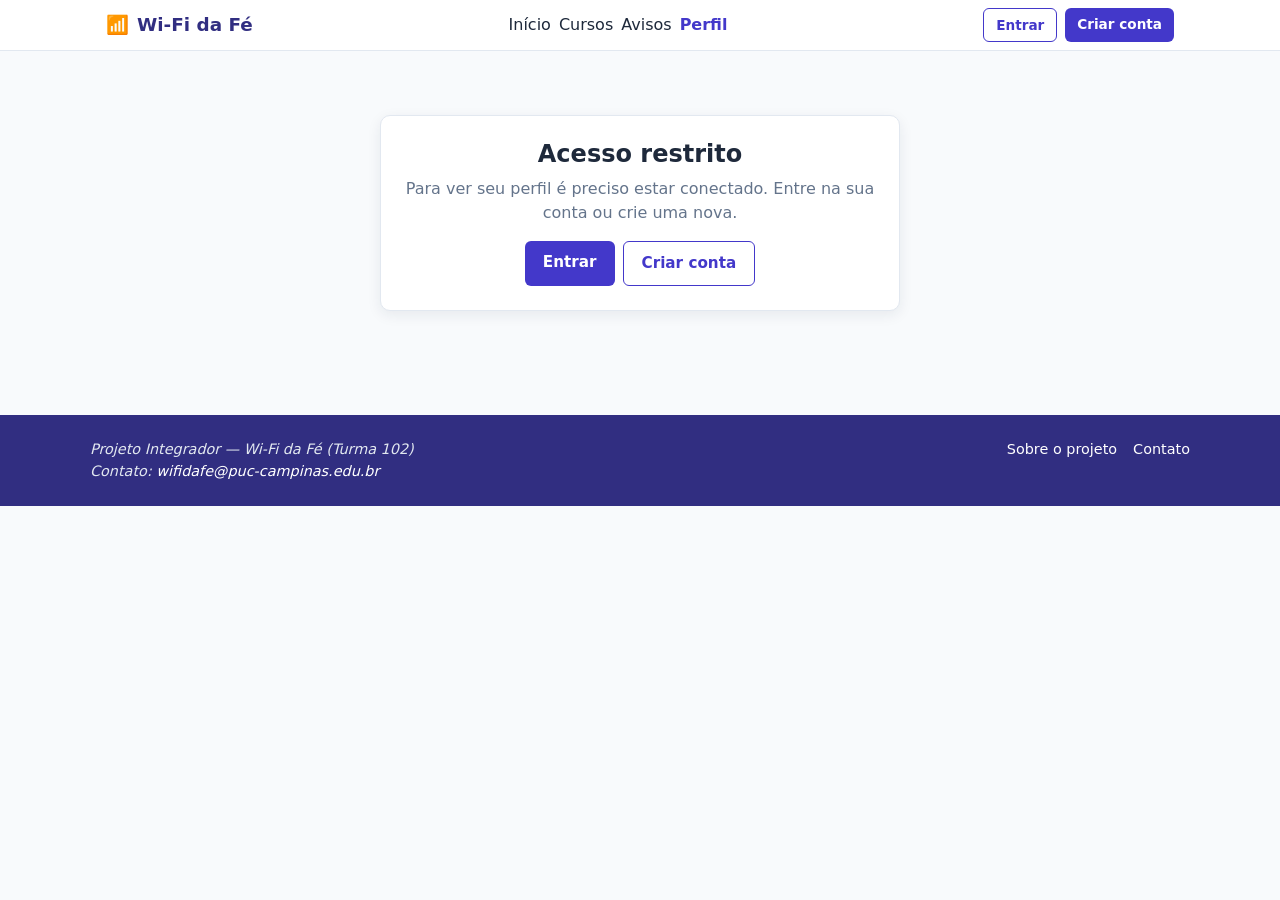
<file: src/pages/perfil.html>
<!DOCTYPE html>
<html lang="pt-br">
<head>
  <meta charset="UTF-8">
  <meta name="viewport" content="width=device-width, initial-scale=1">
  <title>Meu Perfil | Wi-Fi da Fé</title>
  <meta name="description" content="Acompanhe seus dados, cursos de interesse e práticas de formação inscritas no Wi-Fi da Fé.">
  <link rel="stylesheet" href="../styles/variables.css">
  <link rel="stylesheet" href="../styles/main.css">
</head>
<body>
  <a class="skip-link" href="#conteudo">Pular para o conteúdo</a>

  <header class="navbar">
    <div class="container">
      <a class="navbar__brand" href="index.html"><span class="sinal">📶</span> Wi-Fi da Fé</a>
      <button type="button" class="navbar__toggle" id="menu-toggle" aria-expanded="false" aria-controls="navbar-menu">☰ Menu</button>
      <nav aria-label="Menu principal">
        <ul class="navbar__menu" id="navbar-menu">
          <li><a href="index.html">Início</a></li>
          <li><a href="cursos.html">Cursos</a></li>
          <li><a href="avisos.html">Avisos</a></li>
          <li><a href="perfil.html" aria-current="page">Perfil</a></li>
        </ul>
      </nav>
      <div class="navbar__actions">
        <a class="btn btn--ghost btn--sm" href="login.html">Entrar</a>
        <a class="btn btn--primary btn--sm" href="cadastro.html">Criar conta</a>
      </div>
    </div>
  </header>

  <noscript>
    <p class="aviso-noscript">Este site usa JavaScript para listar cursos, validar formulários e guardar seus dados no navegador. Ative o JavaScript para usar todas as funções.</p>
  </noscript>

  <main class="section" id="conteudo">
    <div class="container">
      <section class="card vazio" id="perfil-restrito" hidden>
        <h1>Acesso restrito</h1>
        <p class="text-muted">Para ver seu perfil é preciso estar conectado. Entre na sua conta ou crie uma nova.</p>
        <div class="form-actions">
          <a class="btn btn--primary" href="login.html?restrito=1">Entrar</a>
          <a class="btn btn--ghost" href="cadastro.html">Criar conta</a>
        </div>
      </section>

      <div class="perfil-layout" id="perfil-conteudo" hidden>
        <aside class="card">
          <h1 class="titulo-card">Meus dados</h1>
          <p><strong>Nome:</strong> <span id="perfil-nome">—</span></p>
          <p><strong>E-mail:</strong> <span id="perfil-email">—</span></p>
          <p><strong>Curso de interesse:</strong> <span id="perfil-curso">—</span></p>
          <p><strong>Tipo de conta:</strong> <span id="perfil-tipo">—</span></p>
          <p><strong>Conta criada em:</strong> <span id="perfil-desde">—</span></p>

          <p id="mensagem-perfil" class="mensagem" role="status" aria-live="polite" hidden></p>

          <form id="form-perfil" novalidate hidden>
            <label for="nome">Nome completo</label>
            <input type="text" id="nome" name="nome" data-regra="nome" aria-describedby="erro-nome" autocomplete="name">
            <p class="erro-campo" id="erro-nome"></p>

            <label for="curso-interesse">Curso ou área de interesse</label>
            <select id="curso-interesse" name="curso-interesse">
              <option value="">Não informado</option>
              <option>Engenharia da Computação</option>
              <option>Administração</option>
              <option>Psicologia</option>
              <option>Direito</option>
              <option>Outro</option>
            </select>
            <div class="form-actions">
              <button type="submit" class="btn btn--primary btn--block">Salvar alterações</button>
            </div>
          </form>

          <div class="acoes-perfil">
            <a class="btn btn--accent btn--block" id="link-painel" href="painel.html" hidden>Abrir painel de responsáveis</a>
            <button type="button" id="btn-editar" class="btn btn--ghost btn--block" aria-expanded="false" aria-controls="form-perfil">Editar dados</button>
            <button type="button" id="btn-sair" class="btn btn--primary btn--block">Sair</button>
            <button type="button" id="btn-excluir" class="btn btn--perigo btn--block">Excluir conta e dados locais</button>
          </div>
        </aside>

        <div>
          <section>
            <h2>Cursos e práticas de formação salvos</h2>
            <p class="text-muted">Salvos apenas neste navegador (localStorage), sem banco de dados. Altere o status conforme o seu andamento.</p>
            <p class="contagem" id="resumo-salvos" role="status" aria-live="polite"></p>
            <div class="tabela-wrap">
              <table class="tabela--empilhavel">
                <caption>Meus itens salvos</caption>
                <thead>
                  <tr>
                    <th scope="col">Nome</th>
                    <th scope="col">Categoria</th>
                    <th scope="col">Status</th>
                    <th scope="col">Ação</th>
                  </tr>
                </thead>
                <tbody id="cursos-salvos-body"></tbody>
              </table>
            </div>
          </section>
        </div>
      </div>
    </div>
  </main>
  <footer class="footer">
    <div class="container">
      <address>
        Projeto Integrador — Wi-Fi da Fé (Turma 102)<br>
        Contato: <a href="mailto:wifidafe@puc-campinas.edu.br">wifidafe@puc-campinas.edu.br</a>
      </address>
      <nav aria-label="Links institucionais">
        <ul class="footer__links">
          <li><a href="sobre.html">Sobre o projeto</a></li>
          <li><a href="contato.html">Contato</a></li>
        </ul>
      </nav>
    </div>
  </footer>

  <script src="../scripts/storage.js" defer></script>
  <script src="../scripts/validacao.js" defer></script>
  <script src="../scripts/main.js" defer></script>
  <script src="../scripts/perfil.js" defer></script>
</body>
</html>
</file>
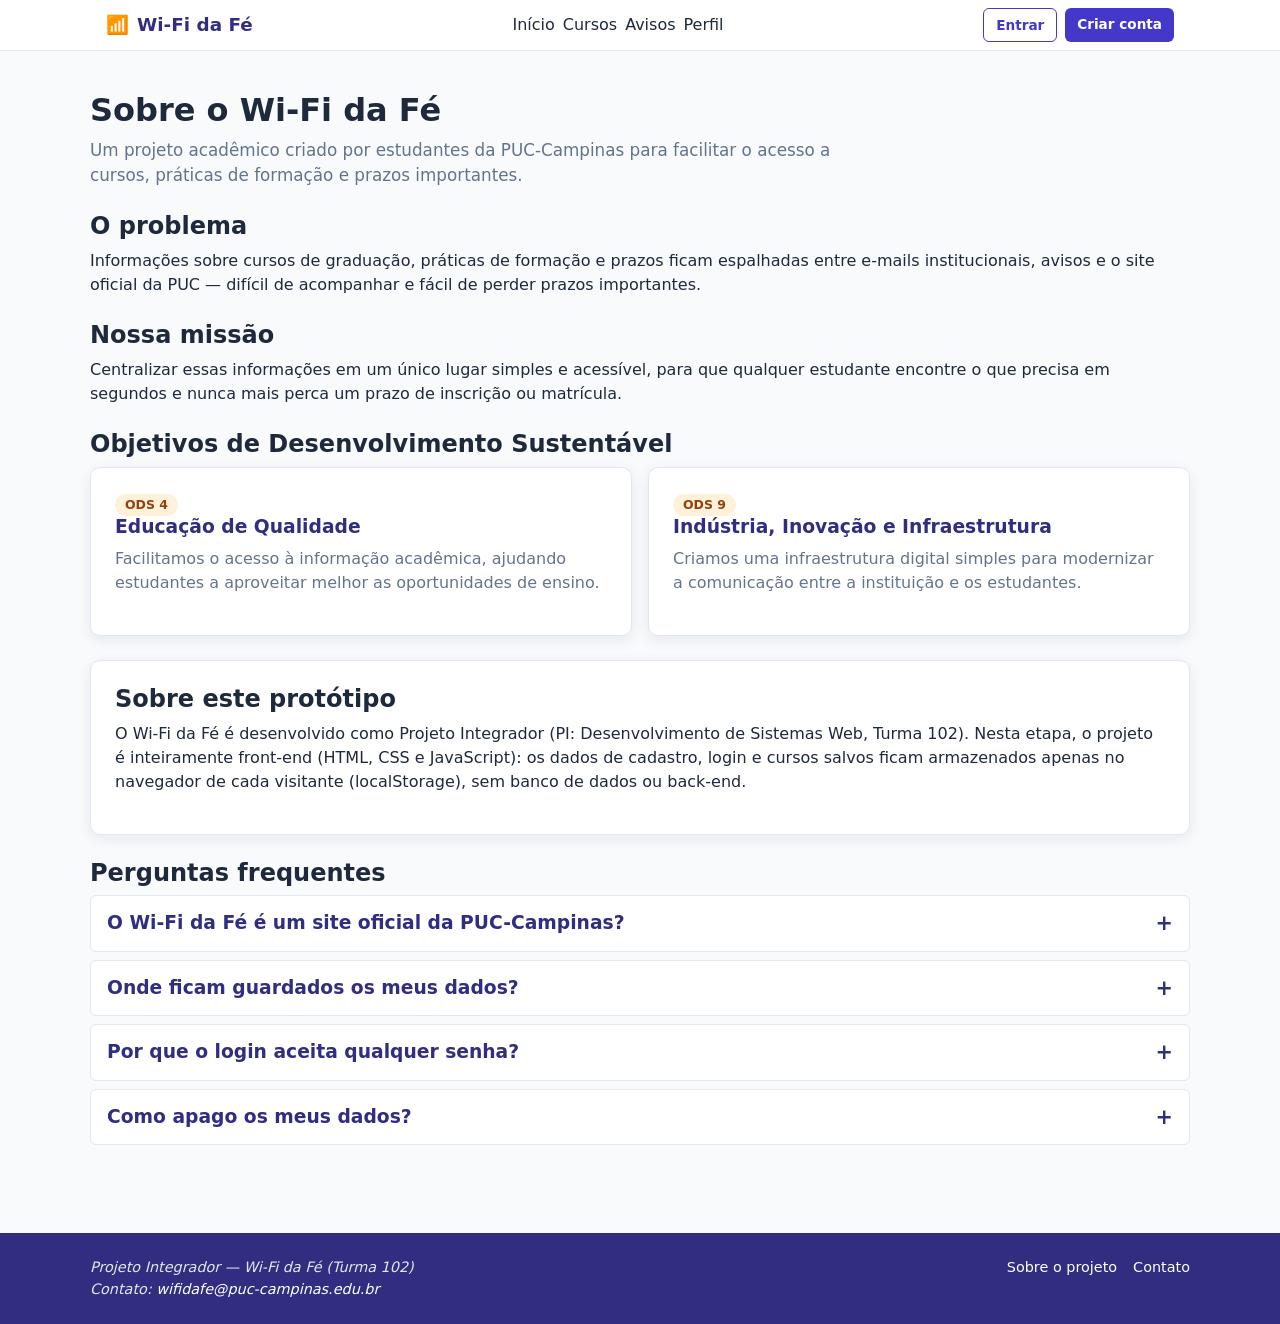
<file: src/pages/sobre.html>
<!DOCTYPE html>
<html lang="pt-br">
<head>
  <meta charset="UTF-8">
  <meta name="viewport" content="width=device-width, initial-scale=1">
  <title>Sobre | Wi-Fi da Fé</title>
  <meta name="description" content="Conheça o Wi-Fi da Fé: um projeto acadêmico da PUC-Campinas para centralizar cursos, práticas de formação e prazos.">
  <link rel="stylesheet" href="../styles/variables.css">
  <link rel="stylesheet" href="../styles/main.css">
</head>
<body>
  <a class="skip-link" href="#conteudo">Pular para o conteúdo</a>

  <header class="navbar">
    <div class="container">
      <a class="navbar__brand" href="index.html"><span class="sinal">📶</span> Wi-Fi da Fé</a>
      <button type="button" class="navbar__toggle" id="menu-toggle" aria-expanded="false" aria-controls="navbar-menu">☰ Menu</button>
      <nav aria-label="Menu principal">
        <ul class="navbar__menu" id="navbar-menu">
          <li><a href="index.html">Início</a></li>
          <li><a href="cursos.html">Cursos</a></li>
          <li><a href="avisos.html">Avisos</a></li>
          <li><a href="perfil.html">Perfil</a></li>
        </ul>
      </nav>
      <div class="navbar__actions">
        <a class="btn btn--ghost btn--sm" href="login.html">Entrar</a>
        <a class="btn btn--primary btn--sm" href="cadastro.html">Criar conta</a>
      </div>
    </div>
  </header>

  <noscript>
    <p class="aviso-noscript">Este site usa JavaScript para listar cursos, validar formulários e guardar seus dados no navegador. Ative o JavaScript para usar todas as funções.</p>
  </noscript>

  <main class="section" id="conteudo">
    <div class="container">
      <h1>Sobre o Wi-Fi da Fé</h1>
      <p class="lead text-muted">Um projeto acadêmico criado por estudantes da PUC-Campinas para facilitar o acesso a cursos, práticas de formação e prazos importantes.</p>

      <section class="mt-lg">
        <h2>O problema</h2>
        <p>Informações sobre cursos de graduação, práticas de formação e prazos ficam espalhadas entre e-mails institucionais, avisos e o site oficial da PUC — difícil de acompanhar e fácil de perder prazos importantes.</p>
      </section>

      <section class="mt-lg">
        <h2>Nossa missão</h2>
        <p>Centralizar essas informações em um único lugar simples e acessível, para que qualquer estudante encontre o que precisa em segundos e nunca mais perca um prazo de inscrição ou matrícula.</p>
      </section>

      <section class="mt-lg">
        <h2>Objetivos de Desenvolvimento Sustentável</h2>
        <div class="grid-cards">
          <article class="card">
            <span class="badge badge--accent">ODS 4</span>
            <h3>Educação de Qualidade</h3>
            <p class="text-muted">Facilitamos o acesso à informação acadêmica, ajudando estudantes a aproveitar melhor as oportunidades de ensino.</p>
          </article>
          <article class="card">
            <span class="badge badge--accent">ODS 9</span>
            <h3>Indústria, Inovação e Infraestrutura</h3>
            <p class="text-muted">Criamos uma infraestrutura digital simples para modernizar a comunicação entre a instituição e os estudantes.</p>
          </article>
        </div>
      </section>

      <section class="mt-lg card">
        <h2>Sobre este protótipo</h2>
        <p>O Wi-Fi da Fé é desenvolvido como Projeto Integrador (PI: Desenvolvimento de Sistemas Web, Turma 102). Nesta etapa, o projeto é inteiramente front-end (HTML, CSS e JavaScript): os dados de cadastro, login e cursos salvos ficam armazenados apenas no navegador de cada visitante (localStorage), sem banco de dados ou back-end.</p>
      </section>

      <section class="mt-lg">
        <h2>Perguntas frequentes</h2>
        <div class="acordeao">
          <div class="acordeao__item">
            <h3><button type="button" class="acordeao__botao" id="faq-botao-1" aria-expanded="false" aria-controls="faq-resposta-1">O Wi-Fi da Fé é um site oficial da PUC-Campinas?</button></h3>
            <p class="acordeao__resposta" id="faq-resposta-1" role="region" aria-labelledby="faq-botao-1" hidden>Não. É um projeto acadêmico criado por estudantes na disciplina PI: Desenvolvimento de Sistemas Web. Os cursos e os prazos exibidos são dados de exemplo.</p>
          </div>
          <div class="acordeao__item">
            <h3><button type="button" class="acordeao__botao" id="faq-botao-2" aria-expanded="false" aria-controls="faq-resposta-2">Onde ficam guardados os meus dados?</button></h3>
            <p class="acordeao__resposta" id="faq-resposta-2" role="region" aria-labelledby="faq-botao-2" hidden>Somente no navegador que você está usando (localStorage e sessionStorage). Não existe servidor, banco de dados nem API: nada é enviado pela internet.</p>
          </div>
          <div class="acordeao__item">
            <h3><button type="button" class="acordeao__botao" id="faq-botao-3" aria-expanded="false" aria-controls="faq-resposta-3">Por que o login aceita qualquer senha?</button></h3>
            <p class="acordeao__resposta" id="faq-resposta-3" role="region" aria-labelledby="faq-botao-3" hidden>Porque a autenticação é uma simulação feita só no front-end. A senha é conferida apenas quanto ao formato e nunca é armazenada. Um sistema real validaria a senha em um back-end.</p>
          </div>
          <div class="acordeao__item">
            <h3><button type="button" class="acordeao__botao" id="faq-botao-4" aria-expanded="false" aria-controls="faq-resposta-4">Como apago os meus dados?</button></h3>
            <p class="acordeao__resposta" id="faq-resposta-4" role="region" aria-labelledby="faq-botao-4" hidden>Abra o Perfil e use o botão "Excluir conta e dados locais". Isso remove a conta, os cursos salvos e as mensagens deste navegador.</p>
          </div>
        </div>
      </section>
    </div>
  </main>
  <footer class="footer">
    <div class="container">
      <address>
        Projeto Integrador — Wi-Fi da Fé (Turma 102)<br>
        Contato: <a href="mailto:wifidafe@puc-campinas.edu.br">wifidafe@puc-campinas.edu.br</a>
      </address>
      <nav aria-label="Links institucionais">
        <ul class="footer__links">
          <li><a href="sobre.html">Sobre o projeto</a></li>
          <li><a href="contato.html">Contato</a></li>
        </ul>
      </nav>
    </div>
  </footer>

  <script src="../scripts/storage.js" defer></script>
  <script src="../scripts/main.js" defer></script>
</body>
</html>
</file>
<file: src/styles/variables.css>
:root {
  /* Cores principais - identidade "Wi-Fi da Fé" */
  --color-primary: #4338ca;
  --color-primary-dark: #312e81;
  --color-primary-light: #6d5ce8;
  --color-accent: #f59e0b;
  --color-accent-dark: #92400e;

  /* Neutros */
  --color-bg: #f8fafc;
  --color-surface: #ffffff;
  --color-border: #e2e8f0;
  --color-text: #1e293b;
  --color-text-muted: #64748b;

  /* Estados */
  --color-success: #15803d;
  --color-danger: #b91c1c;
  --color-success-bg: #ecfdf3;
  --color-danger-bg: #fef2f2;

  /* Tipografia */
  --font-family: 'Segoe UI', system-ui, -apple-system, Roboto, Helvetica, Arial, sans-serif;

  /* Espaçamento e forma */
  --spacing-xs: 4px;
  --spacing-sm: 8px;
  --spacing-md: 16px;
  --spacing-lg: 24px;
  --spacing-xl: 40px;
  --radius: 10px;
  --radius-sm: 6px;
  --shadow-card: 0 4px 14px rgba(30, 41, 59, 0.08);

  /* Breakpoint de referência (documentação): mobile-first, desktop >= 960px */
}
</file>
<file: src/styles/main.css>
/* ==========================================================================
   Wi-Fi da Fé — main.css
   Base: reset simples + tokens (variables.css) + Flexbox/Grid + mobile-first
   ========================================================================== */

* { box-sizing: border-box; }

html, body {
  margin: 0;
  padding: 0;
  font-family: var(--font-family);
  color: var(--color-text);
  background: var(--color-bg);
  line-height: 1.5;
}

img { max-width: 100%; height: auto; display: block; }

a { color: var(--color-primary); text-decoration: none; }
a:hover { text-decoration: underline; }

h1, h2, h3 { line-height: 1.2; margin: 0 0 var(--spacing-sm); }
p { margin: 0 0 var(--spacing-md); }

:focus-visible {
  outline: 3px solid rgba(67, 56, 202, 0.35);
  outline-offset: 2px;
}

.container {
  width: min(100% - 32px, 1100px);
  margin: 0 auto;
}

/* ==========================================================================
   Navbar (Flexbox) — mobile-first
   ========================================================================== */

.navbar {
  background: var(--color-surface);
  border-bottom: 1px solid var(--color-border);
  position: sticky;
  top: 0;
  z-index: 10;
}

.navbar .container {
  display: flex;
  flex-wrap: wrap;
  align-items: center;
  justify-content: space-between;
  padding: var(--spacing-sm) 16px;
  gap: var(--spacing-sm);
}

.navbar__brand {
  display: flex;
  align-items: center;
  gap: var(--spacing-sm);
  font-weight: 700;
  font-size: 1.15rem;
  color: var(--color-primary-dark);
}

.navbar__brand .sinal { color: var(--color-accent); }

.navbar__toggle {
  display: inline-flex;
  align-items: center;
  gap: 6px;
  background: transparent;
  border: 1px solid var(--color-border);
  border-radius: var(--radius-sm);
  padding: 8px 12px;
  font-weight: 600;
  cursor: pointer;
}

.navbar .container > nav { width: 100%; order: 3; }

.navbar__menu {
  list-style: none;
  display: none;
  flex-direction: column;
  gap: var(--spacing-sm);
  margin: 0;
  padding: var(--spacing-sm) 0 0;
  width: 100%;
}

.navbar__menu--aberto { display: flex; }

.navbar__menu a {
  color: var(--color-text);
  font-weight: 500;
}

.navbar__menu a[aria-current="page"] {
  color: var(--color-primary);
  font-weight: 700;
}

.navbar__actions {
  display: flex;
  gap: var(--spacing-sm);
}

@media (min-width: 720px) {
  .navbar .container { flex-wrap: nowrap; }
  .navbar .container > nav { width: auto; order: 0; }
  .navbar__toggle { display: none; }
  .navbar__menu { display: flex !important; flex-direction: row; width: auto; padding: 0; }
}

/* ==========================================================================
   Botões
   ========================================================================== */

.btn {
  display: inline-block;
  border: none;
  border-radius: var(--radius-sm);
  padding: 10px 18px;
  font-weight: 700;
  font-size: 0.95rem;
  cursor: pointer;
  text-align: center;
}

.btn:hover { text-decoration: none; }

.btn--primary { background: var(--color-primary); color: #fff; }
.btn--primary:hover { background: var(--color-primary-dark); }

.btn--accent { background: var(--color-accent); color: #1e1204; }
.btn--accent:hover { background: var(--color-accent-dark); color: #fff; }

.btn--ghost { background: transparent; color: var(--color-primary); border: 1px solid var(--color-primary); }
.btn--ghost:hover { background: rgba(67, 56, 202, 0.08); }

.btn--sm { padding: 6px 12px; font-size: 0.85rem; }
.btn--block { display: block; width: 100%; }

/* ==========================================================================
   Hero (tela inicial)
   ========================================================================== */

.hero {
  background: linear-gradient(135deg, var(--color-primary) 0%, var(--color-primary-dark) 100%);
  color: #fff;
  padding: var(--spacing-xl) 0;
}

.hero .container {
  display: flex;
  flex-direction: column;
  gap: var(--spacing-md);
}

.hero h1 { font-size: 2rem; }
.hero p.lead { font-size: 1.05rem; opacity: 0.92; max-width: 60ch; }

.hero__actions { display: flex; flex-wrap: wrap; gap: var(--spacing-sm); }

@media (min-width: 720px) {
  .hero h1 { font-size: 2.6rem; }
}

/* ==========================================================================
   Seções e cards (Grid responsivo)
   ========================================================================== */

.section { padding: var(--spacing-xl) 0; }
.section__header { margin-bottom: var(--spacing-lg); }
.section__header p { color: var(--color-text-muted); }

.grid-cards {
  display: grid;
  grid-template-columns: repeat(auto-fit, minmax(220px, 1fr));
  gap: var(--spacing-md);
}

.card {
  background: var(--color-surface);
  border: 1px solid var(--color-border);
  border-radius: var(--radius);
  padding: var(--spacing-lg);
  box-shadow: var(--shadow-card);
}

.card h3 { color: var(--color-primary-dark); }

.card--curso { display: flex; flex-direction: column; gap: var(--spacing-sm); }
.card--curso .badge-row { display: flex; gap: var(--spacing-xs); flex-wrap: wrap; }

.badge {
  display: inline-block;
  background: rgba(67, 56, 202, 0.1);
  color: var(--color-primary-dark);
  border-radius: 999px;
  padding: 2px 10px;
  font-size: 0.78rem;
  font-weight: 700;
}

.badge--accent { background: rgba(245, 158, 11, 0.15); color: var(--color-accent-dark); }
.badge--danger { background: var(--color-danger-bg); color: var(--color-danger); }
.badge--success { background: var(--color-success-bg); color: var(--color-success); }

/* ==========================================================================
   Formulários
   ========================================================================== */

.form-card {
  background: var(--color-surface);
  border: 1px solid var(--color-border);
  border-radius: var(--radius);
  padding: var(--spacing-lg);
  max-width: 480px;
  margin: 0 auto;
  box-shadow: var(--shadow-card);
}

fieldset {
  border: 1px solid var(--color-border);
  border-radius: var(--radius-sm);
  padding: var(--spacing-md);
  margin: 0 0 var(--spacing-md);
}

legend { font-weight: 700; padding: 0 6px; color: var(--color-primary-dark); }

label { display: block; margin: var(--spacing-sm) 0 6px; font-weight: 600; font-size: 0.9rem; }

/* Botões herdam a fonte da página (o WebKit usa uma fonte serifada por padrão). */
button { font-family: inherit; }

input, select, textarea {
  width: 100%;
  padding: 10px 12px;
  border: 1px solid var(--color-border);
  border-radius: var(--radius-sm);
  background: #fff;
  font: inherit;
  margin-bottom: var(--spacing-sm);
}

input:focus, select:focus, textarea:focus {
  outline: 3px solid rgba(67, 56, 202, 0.2);
  border-color: var(--color-primary);
}

.form-row { display: flex; flex-wrap: wrap; gap: var(--spacing-md); }
.form-row > * { flex: 1 1 200px; }

.form-actions { display: flex; gap: var(--spacing-sm); margin-top: var(--spacing-sm); flex-wrap: wrap; }

.form-hint { font-size: 0.85rem; color: var(--color-text-muted); margin-top: -4px; }

/* Filtros (cursos.html) */
.filtros {
  background: var(--color-surface);
  border: 1px solid var(--color-border);
  border-radius: var(--radius);
  padding: var(--spacing-md);
  margin-bottom: var(--spacing-lg);
}

/* ==========================================================================
   Tabelas
   ========================================================================== */

.tabela-wrap { overflow-x: auto; border-radius: var(--radius); border: 1px solid var(--color-border); }

table {
  width: 100%;
  min-width: 560px;
  border-collapse: collapse;
  background: var(--color-surface);
}

caption {
  text-align: left;
  font-weight: 700;
  padding: var(--spacing-sm) var(--spacing-md);
  color: var(--color-primary-dark);
  background: var(--color-surface);
}

thead th {
  background: #eef2ff;
  text-align: left;
}

th, td {
  border-bottom: 1px solid var(--color-border);
  padding: 10px 14px;
  text-align: left;
}

tfoot td, tfoot th { font-weight: 700; background: #f8fafc; }

/* ==========================================================================
   Layout com Grid — dashboard de perfil
   ========================================================================== */

.perfil-layout {
  display: grid;
  grid-template-columns: 1fr;
  gap: var(--spacing-lg);
}

@media (min-width: 860px) {
  .perfil-layout {
    grid-template-columns: 280px 1fr;
    align-items: start;
  }
}

/* ==========================================================================
   Rodapé
   ========================================================================== */

.footer {
  background: var(--color-primary-dark);
  color: #e2e8f0;
  padding: var(--spacing-lg) 0;
  margin-top: var(--spacing-xl);
}

.footer .container {
  display: flex;
  flex-wrap: wrap;
  justify-content: space-between;
  gap: var(--spacing-md);
  font-size: 0.9rem;
}

.footer a { color: #fff; }

.footer__links {
  list-style: none;
  display: flex;
  gap: var(--spacing-md);
  margin: 0;
  padding: 0;
}

/* Utilitários */
.text-muted { color: var(--color-text-muted); }
.mt-lg { margin-top: var(--spacing-lg); }
.center { text-align: center; }

/* ==========================================================================
   3ª Entrega — interações, validação e responsividade
   ========================================================================== */

[hidden] { display: none !important; }

.skip-link {
  position: absolute;
  left: -999px;
  top: 8px;
  background: var(--color-primary-dark);
  color: #fff;
  padding: 8px 14px;
  border-radius: var(--radius-sm);
  z-index: 20;
}
.skip-link:focus { left: 8px; }

.aviso-noscript {
  margin: 0;
  padding: var(--spacing-md);
  background: var(--color-danger-bg);
  color: var(--color-danger);
  text-align: center;
  font-weight: 600;
}

.lead { font-size: 1.05rem; max-width: 70ch; }
.badge--neutro { background: #e2e8f0; color: var(--color-text-muted); }
.btn--hero { color: #fff; border-color: #fff; }
.btn--hero:hover { background: rgba(255, 255, 255, 0.15); }
.btn--perigo { background: transparent; color: var(--color-danger); border: 1px solid var(--color-danger); }
.btn--perigo:hover { background: var(--color-danger-bg); }
.btn:disabled { opacity: 0.6; cursor: not-allowed; }

.secao-destaque {
  background: var(--color-surface);
  border-top: 1px solid var(--color-border);
  border-bottom: 1px solid var(--color-border);
}

/* Formulários: erros por campo, estados e mensagens gerais */
.erro-campo {
  min-height: 1.2em;
  margin: -2px 0 var(--spacing-sm);
  font-size: 0.85rem;
  font-weight: 600;
  color: var(--color-danger);
}
.erro-campo:not(:empty)::before { content: "✖ "; }

input.campo--erro, select.campo--erro, textarea.campo--erro {
  border-color: var(--color-danger);
  background: var(--color-danger-bg);
}
input.campo--ok, textarea.campo--ok { border-color: var(--color-success); }

.mensagem {
  margin: 0 0 var(--spacing-md);
  padding: 10px 14px;
  border: 1px solid;
  border-radius: var(--radius-sm);
  font-weight: 600;
  font-size: 0.92rem;
}
.mensagem--erro { color: var(--color-danger); background: var(--color-danger-bg); border-color: var(--color-danger); }
.mensagem--erro::before { content: "✖ "; }
.mensagem--sucesso { color: var(--color-success); background: var(--color-success-bg); border-color: var(--color-success); }
.mensagem--sucesso::before { content: "✔ "; }
.mensagem--info { color: var(--color-primary-dark); background: #eef2ff; border-color: var(--color-primary-light); }
.mensagem--info::before { content: "ℹ "; }

.rotulo-checkbox {
  display: flex;
  align-items: center;
  gap: var(--spacing-sm);
  font-weight: 500;
}
.rotulo-checkbox input { width: auto; margin: 0; }

.campo-senha { display: flex; gap: var(--spacing-sm); align-items: flex-start; }
.campo-senha input { flex: 1; }
.campo-senha .btn { margin-top: 1px; min-width: 84px; padding: 10px 12px; }

.forca-senha { min-height: 1.2em; margin: -4px 0 var(--spacing-sm); font-size: 0.85rem; font-weight: 700; }
.forca-senha--fraca { color: var(--color-danger); }
.forca-senha--media { color: var(--color-accent-dark); }
.forca-senha--forte { color: var(--color-success); }

.contador { margin: -4px 0 var(--spacing-sm); font-size: 0.85rem; color: var(--color-text-muted); text-align: right; }
.contador--alerta { color: var(--color-accent-dark); font-weight: 700; }

.contagem { margin: 0 0 var(--spacing-md); font-weight: 600; color: var(--color-text-muted); }

.vazio { text-align: center; max-width: 520px; margin: var(--spacing-lg) auto; }
.vazio .form-actions { justify-content: center; }

/* Detalhes do curso */
.badge-row { display: flex; gap: var(--spacing-xs); flex-wrap: wrap; margin-bottom: var(--spacing-sm); }
.detalhe-layout { display: grid; grid-template-columns: 1fr; gap: var(--spacing-lg); }
.lista-prazos { list-style: none; margin: 0; padding: 0; }
.lista-prazos li { margin-bottom: var(--spacing-sm); }
#msg-salvar { margin-top: var(--spacing-md); }

@media (min-width: 860px) {
  .detalhe-layout { grid-template-columns: 1fr 340px; align-items: start; }
}

/* Perfil */
.titulo-card { font-size: 1.4rem; }
.acoes-perfil { display: grid; gap: var(--spacing-sm); margin-top: var(--spacing-md); }
.select-status { margin: 0; padding: 6px 8px; width: auto; min-width: 160px; }
#form-perfil { margin: var(--spacing-md) 0; }

/* Avisos e tabelas */
.linha--lida td { opacity: 0.6; }
.linha--lida td:last-child { opacity: 1; }

@media (max-width: 640px) {
  /* Tabelas empilhadas: cada linha vira um cartão e o rótulo vem de data-rotulo */
  .tabela--empilhavel { min-width: 0; }
  .tabela--empilhavel thead {
    position: absolute;
    left: -9999px;
  }
  .tabela--empilhavel tr {
    display: block;
    padding: var(--spacing-sm) 0;
    border-bottom: 2px solid var(--color-border);
  }
  .tabela--empilhavel td {
    display: flex;
    justify-content: space-between;
    align-items: center;
    gap: var(--spacing-md);
    border-bottom: none;
    padding: 6px var(--spacing-md);
    text-align: right;
  }
  .tabela--empilhavel td::before {
    content: attr(data-rotulo);
    font-weight: 700;
    color: var(--color-primary-dark);
    text-align: left;
  }
  .tabela--empilhavel td[colspan] { display: block; text-align: left; }
  .tabela--empilhavel td[colspan]::before { content: none; }
  .tabela--empilhavel caption { display: block; }
}

/* Acordeão (FAQ) */
.acordeao__item { border: 1px solid var(--color-border); border-radius: var(--radius-sm); margin-bottom: var(--spacing-sm); background: var(--color-surface); }
.acordeao__item h3 { margin: 0; }
.acordeao__botao {
  width: 100%;
  display: flex;
  justify-content: space-between;
  align-items: center;
  gap: var(--spacing-md);
  background: transparent;
  border: none;
  padding: var(--spacing-md);
  font: inherit;
  font-weight: 700;
  color: var(--color-primary-dark);
  text-align: left;
  cursor: pointer;
}
.acordeao__botao::after { content: "+"; font-size: 1.3rem; line-height: 1; }
.acordeao__botao[aria-expanded="true"]::after { content: "−"; }
.acordeao__resposta { margin: 0; padding: 0 var(--spacing-md) var(--spacing-md); color: var(--color-text-muted); }

/* Telas pequenas: botões do hero e filtros ocupam a largura toda */
@media (max-width: 480px) {
  .hero__actions .btn, .filtros .form-actions .btn { flex: 1 1 100%; }
  .navbar__actions .btn { padding: 6px 10px; }
  .footer__links { flex-wrap: wrap; }
}

/* Botões de ação dentro das tabelas não quebram em duas linhas */
.tabela--empilhavel .btn { white-space: nowrap; }

/* Painel de responsáveis */
.painel-secao { margin-top: var(--spacing-xl); }
.painel-form { margin-top: var(--spacing-lg); max-width: 760px; }
.acoes-linha { display: flex; gap: var(--spacing-sm); flex-wrap: wrap; }

/* Usabilidade: alvos de toque maiores nos botões pequenos em telas de celular */
@media (max-width: 640px) {
  .btn--sm { min-height: 40px; padding: 8px 14px; }
}

/* Usabilidade: alvos de toque e contraste (ajustes feitos na avaliação da 3ª entrega) */
.rotulo-checkbox input { width: 20px; height: 20px; }
.badge--neutro { color: #475569; }

@media (max-width: 719px) {
  .navbar__toggle { min-height: 44px; }
  .navbar__menu a { display: block; padding: 10px 4px; }
}
</file>
